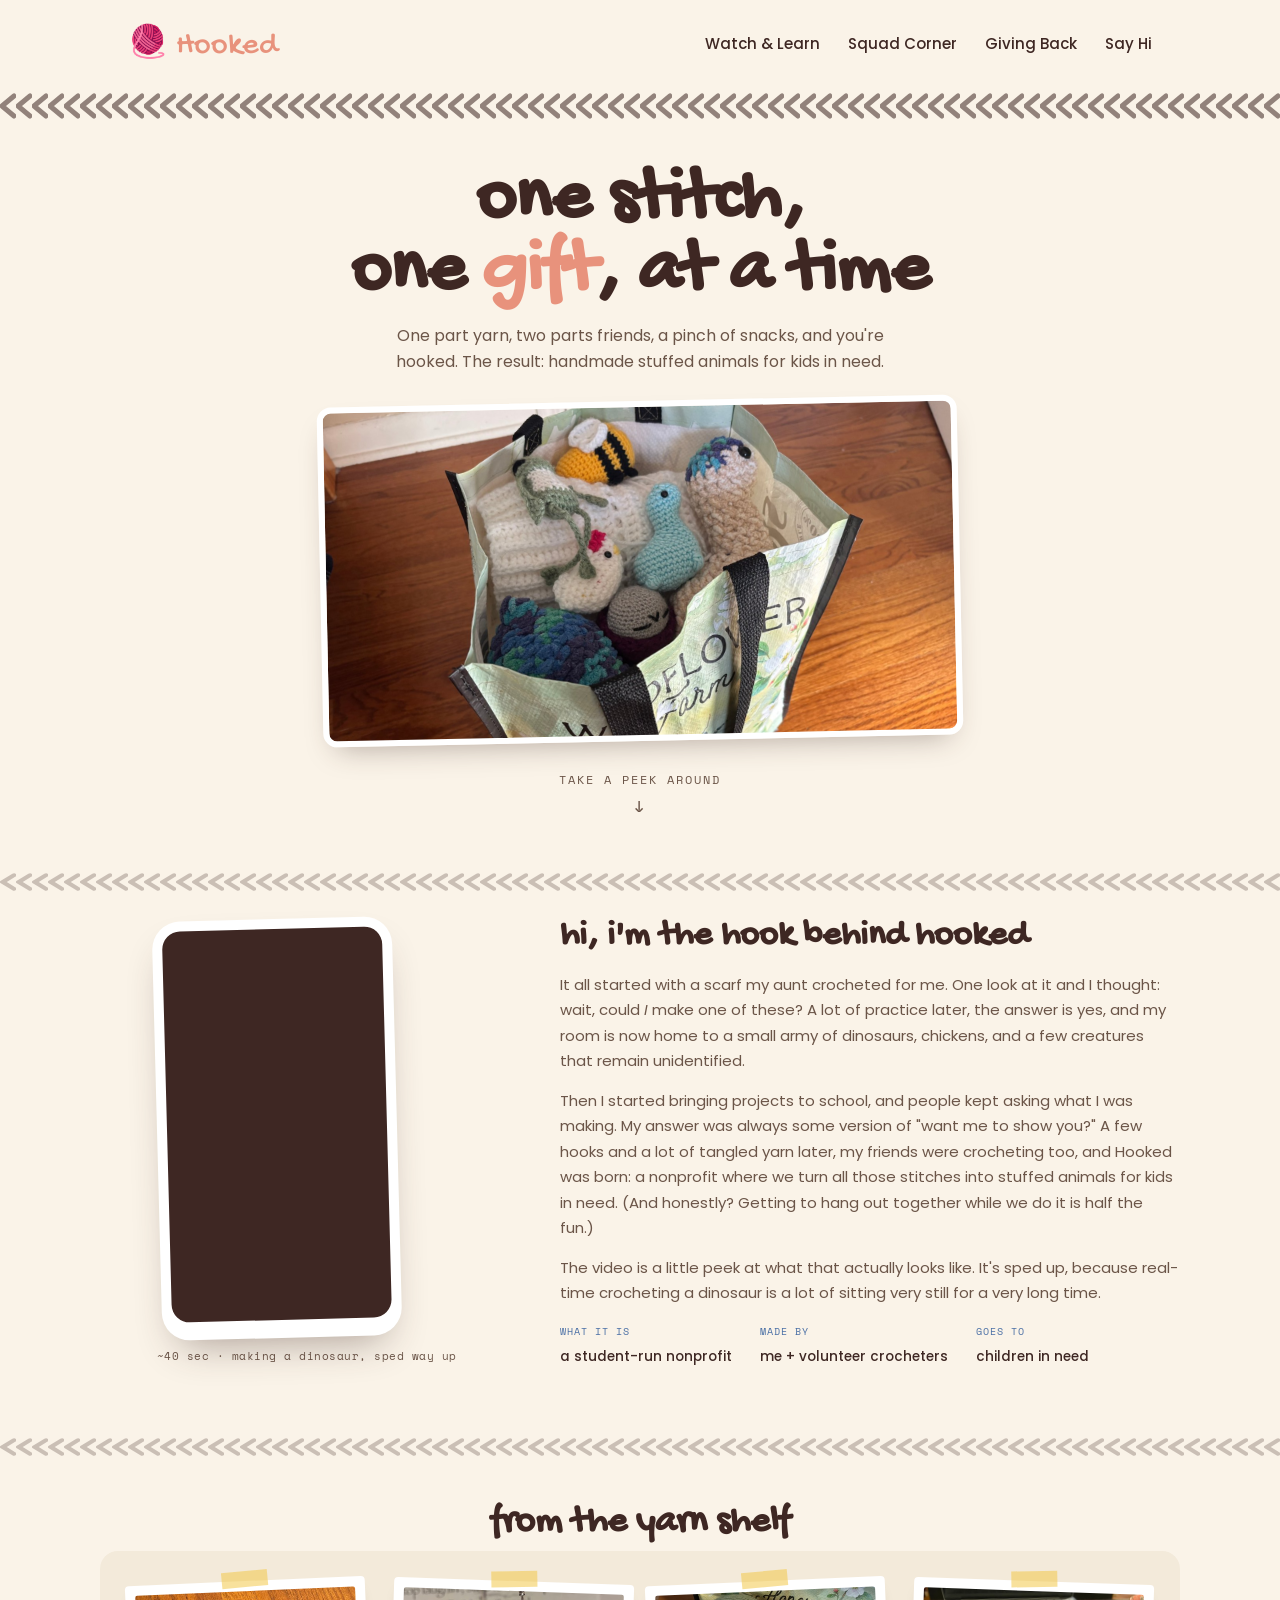
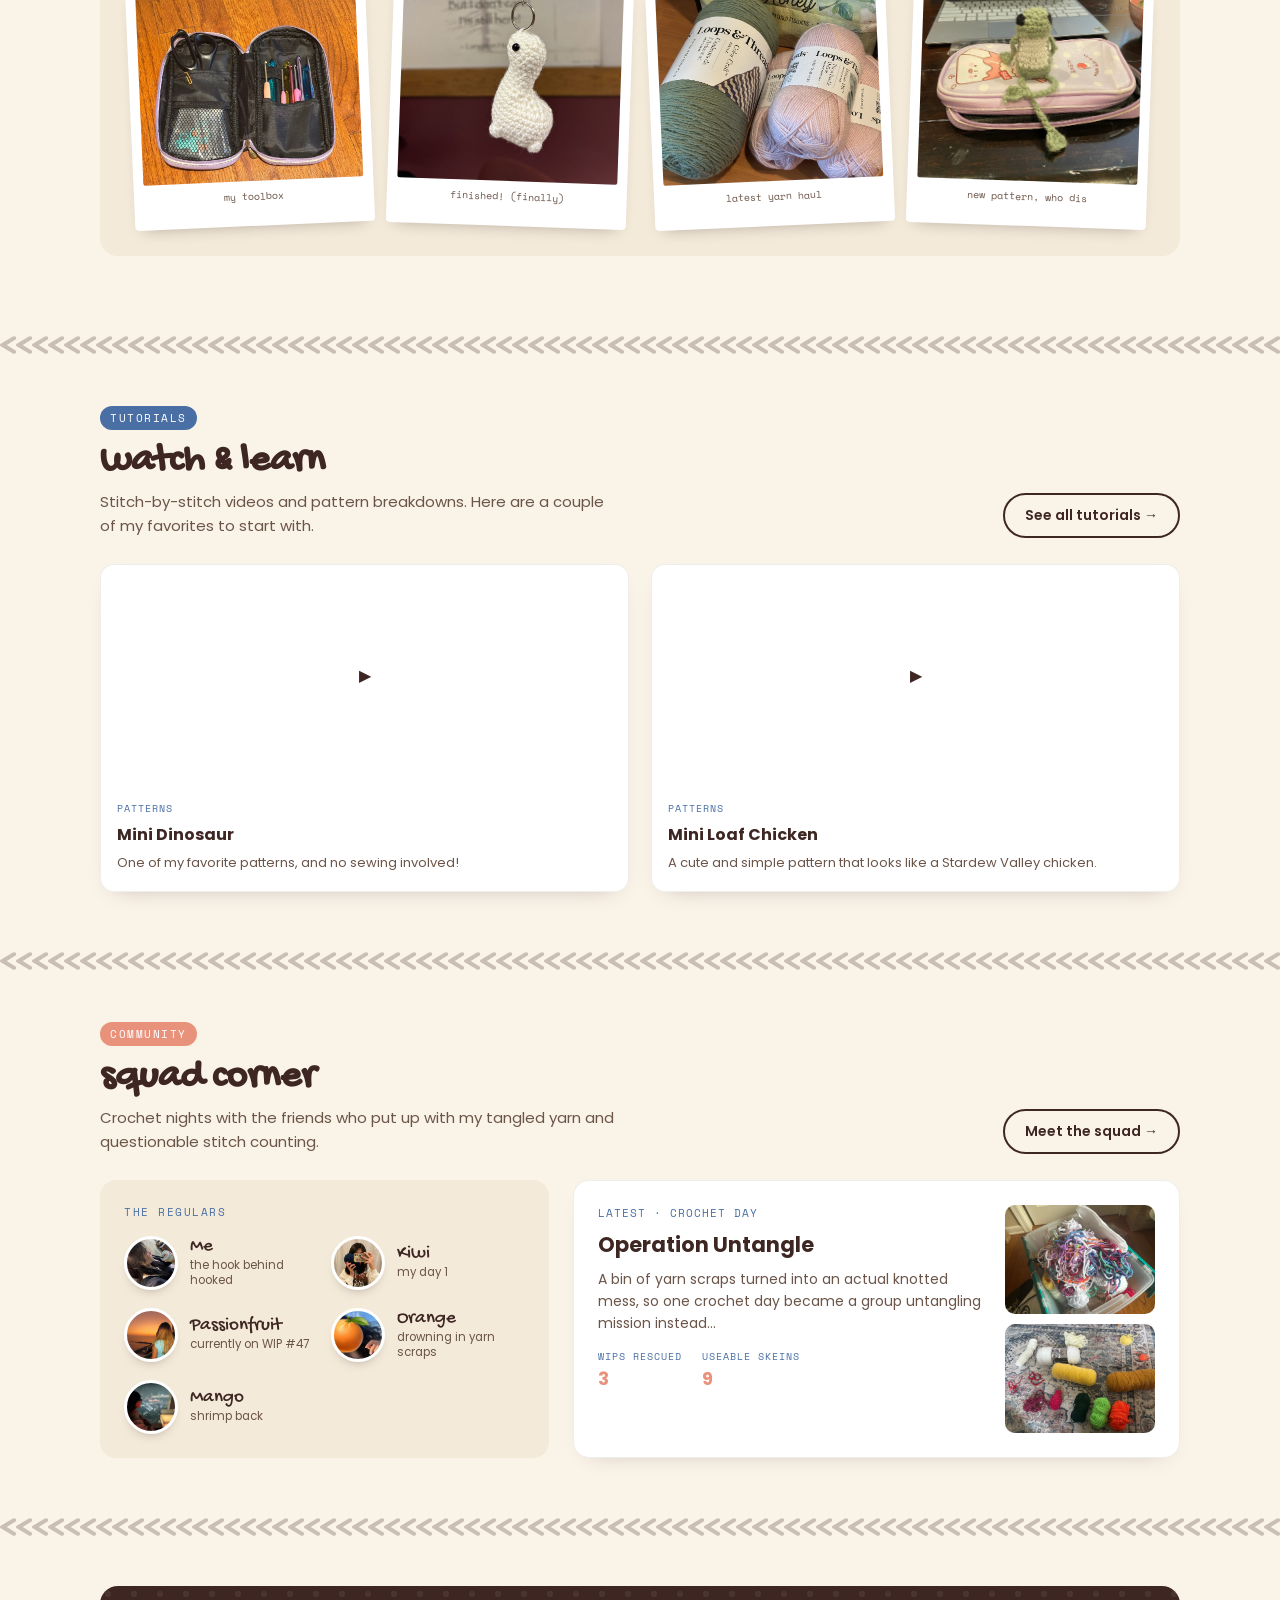
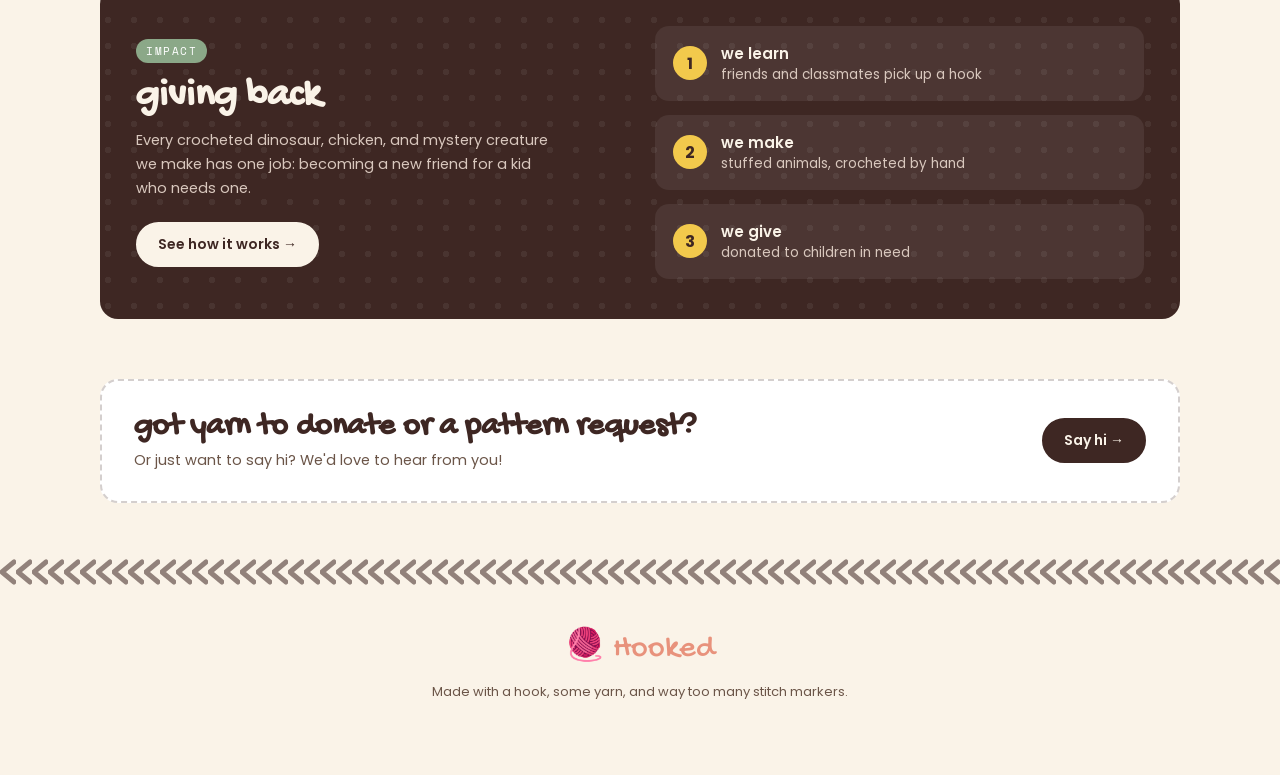
<file: index.html>
<!DOCTYPE html>
<html lang="en">
<head>
<meta charset="UTF-8">
<meta name="viewport" content="width=device-width, initial-scale=1">
<title>Hooked | Home</title>
<link rel="icon" href="data:image/svg+xml,%3Csvg xmlns=%22http://www.w3.org/2000/svg%22 viewBox=%220 0 100 100%22%3E%3Ctext y=%22.9em%22 font-size=%2290%22%3E%F0%9F%A7%B6%3C/text%3E%3C/svg%3E">
<link rel="preconnect" href="https://fonts.googleapis.com">
<link href="https://fonts.googleapis.com/css2?family=Gochi+Hand&family=Space+Mono:wght@400;700&family=Poppins:wght@400;500;600;700&display=swap" rel="stylesheet">
<style>
:root{
  --paper:#FAF3E8;
  --paper-2:#F3EADA;
  --butter:#F2C94C;
  --rose:#E8927C;
  --denim:#4A6FA5;
  --sage:#8BA888;
  --ink:#3E2723;
  --ink-soft:#6B5548;
}
*{box-sizing:border-box;}
body{
  margin:0;
  background:var(--paper);
  color:var(--ink);
  font-family:'Poppins',sans-serif;
  -webkit-font-smoothing:antialiased;
}
.wrap{max-width:1080px;margin:0 auto;padding:0 28px;}
a{color:inherit;}

/* NAV */
nav{
  display:flex;justify-content:space-between;align-items:center;
  padding:22px 28px;max-width:1080px;margin:0 auto;
}
.logo{
  font-family:'Gochi Hand',cursive;
  font-size:32px;color:var(--rose);
  display:flex;align-items:center;gap:8px;
  text-decoration:none;
}
.navlinks{display:flex;gap:28px;font-weight:500;font-size:15px;}
.navlinks a{color:var(--ink);text-decoration:none;position:relative;}
.navlinks a:hover, .navlinks a.active{color:var(--rose);}
.navlinks a:focus-visible, .logo:focus-visible{outline:2px solid var(--denim);outline-offset:4px;border-radius:4px;}

/* CHAIN STITCH DIVIDER — signature element, used across every page */
.chain{
  height:26px;width:100%;
  -webkit-mask-image:url("data:image/svg+xml,%3Csvg xmlns='http://www.w3.org/2000/svg' viewBox='0 0 16 26'%3E%3Cpath d='M14,3 L2,13 L14,23' fill='none' stroke='white' stroke-width='5' stroke-linecap='round' stroke-linejoin='round'/%3E%3C/svg%3E");
  mask-image:url("data:image/svg+xml,%3Csvg xmlns='http://www.w3.org/2000/svg' viewBox='0 0 16 26'%3E%3Cpath d='M14,3 L2,13 L14,23' fill='none' stroke='white' stroke-width='5' stroke-linecap='round' stroke-linejoin='round'/%3E%3C/svg%3E");
  -webkit-mask-repeat:repeat-x; mask-repeat:repeat-x;
  -webkit-mask-size:16px 26px; mask-size:16px 26px;
  -webkit-mask-position:left center; mask-position:left center;
  background-color:var(--ink);
  opacity:0.55;
  margin:6px 0 0 0;
}
.chain.thin{opacity:0.25;transform:scaleY(0.7);}

/* SMALL PAGE HERO (interior pages) */
header.page-hero{text-align:center;padding:46px 28px 42px;}
.eyebrow{
  font-family:'Space Mono',monospace;
  font-size:12px;letter-spacing:2px;text-transform:uppercase;
  color:var(--denim);background:#fff;
  display:inline-block;padding:5px 12px;border-radius:20px;
  border:1px solid var(--denim);margin-bottom:20px;
}
h1.headline{
  font-family:'Gochi Hand',cursive;
  font-size:64px;line-height:0.95;margin:0 0 14px;
  color:var(--ink);
}
h1.headline.big{font-size:76px;}
h1.headline .accent{color:var(--rose);}
.sub{
  max-width:520px;margin:0 auto 10px;
  font-size:16px;color:var(--ink-soft);line-height:1.6;
}

/* BUTTONS */
.btn{
  font-weight:600;font-size:15px;padding:13px 26px;border-radius:40px;
  text-decoration:none;cursor:pointer;border:2px solid var(--ink);
  transition:transform .15s ease, box-shadow .15s ease;
  display:inline-block;background:none;font-family:inherit;
}
.btn:hover{transform:translateY(-2px);box-shadow:0 8px 16px -8px rgba(62,39,35,0.4);}
.btn-primary{background:var(--ink);color:var(--paper);}
.btn-ghost{background:transparent;color:var(--ink);}
.cta-row{display:flex;gap:14px;justify-content:center;margin-top:26px;flex-wrap:wrap;}
html{scroll-behavior:smooth;}
.scroll-cue{
  display:inline-flex;flex-direction:column;align-items:center;gap:4px;margin-top:30px;
  font-family:'Space Mono',monospace;font-size:12px;letter-spacing:2px;text-transform:uppercase;
  color:var(--ink-soft);text-decoration:none;
}
.scroll-cue:hover{color:var(--rose);}
.cue-arrow{font-size:20px;animation:bob 1.8s ease-in-out infinite;}
@keyframes bob{0%,100%{transform:translateY(0);}50%{transform:translateY(5px);}}
@media (prefers-reduced-motion: reduce){ .cue-arrow{animation:none;} html{scroll-behavior:auto;} }

/* HOMEPAGE HERO PHOTO */
.hero-photo{
  width:100%;max-width:640px;height:340px;margin:26px auto 0;
  border-radius:14px;
  background:
    repeating-linear-gradient(135deg, rgba(255,255,255,0.35) 0 14px, transparent 14px 28px),
    linear-gradient(135deg,var(--rose),var(--butter));
  display:flex;align-items:center;justify-content:center;
  color:#fff;font-family:'Space Mono',monospace;font-size:13px;
  letter-spacing:1px;box-shadow:0 14px 30px -14px rgba(62,39,35,0.4);
  transform:rotate(-1.2deg);
  border:6px solid #fff;
}

/* ABOUT + TIMELAPSE (home) */
section.about{padding:20px 28px 60px;}
.about-grid{
  max-width:1080px;margin:0 auto;display:grid;grid-template-columns:0.8fr 1.2fr;
  gap:46px;align-items:center;
}
.about-video-wrap{display:flex;justify-content:center;}
.about-video-frame{
  width:240px;border-radius:28px;background:#fff;padding:10px 10px 18px;
  box-shadow:0 20px 40px -18px rgba(62,39,35,0.45);
  transform:rotate(-1.5deg);
}
.about-video-frame video, .about-video-placeholder{
  width:100%;aspect-ratio:9/16;border-radius:18px;display:block;object-fit:cover;background:var(--ink);
}
.about-video-placeholder{
  display:flex;align-items:center;justify-content:center;flex-direction:column;gap:10px;
  color:var(--paper);font-family:'Space Mono',monospace;font-size:11px;letter-spacing:0.5px;
  text-align:center;padding:20px;background:linear-gradient(160deg,var(--denim),var(--sage));
}
.about-video-placeholder .icon{font-size:30px;}
.about-video-cap{text-align:center;font-family:'Space Mono',monospace;font-size:10.5px;color:var(--ink-soft);margin-top:10px;letter-spacing:0.5px;}
.about-text h2{font-family:'Gochi Hand',cursive;font-size:36px;margin:0 0 14px;}
.about-text p{font-size:15px;color:var(--ink-soft);line-height:1.7;margin:0 0 14px;}
.about-facts{display:flex;gap:28px;flex-wrap:wrap;margin-top:18px;}
.about-facts .f-label{font-family:'Space Mono',monospace;font-size:10px;letter-spacing:1px;text-transform:uppercase;color:var(--denim);display:block;margin-bottom:4px;}
.about-facts .f-value{font-size:13.5px;color:var(--ink);font-weight:500;}

/* TILES (home) */
section.tiles{padding:20px 28px 60px;}
.tile-grid{display:grid;grid-template-columns:repeat(3,1fr);gap:22px;max-width:1080px;margin:0 auto;}
.tile{
  background:#fff;border-radius:16px;padding:26px 22px;
  border:1px solid rgba(62,39,35,0.08);
  box-shadow:0 10px 24px -18px rgba(62,39,35,0.35);
  transition:transform .15s ease, box-shadow .15s ease;
  text-decoration:none;display:block;color:var(--ink);
}
.tile:hover{transform:translateY(-3px);box-shadow:0 16px 28px -18px rgba(62,39,35,0.45);}
.tile .tag{
  font-family:'Space Mono',monospace;font-size:11px;letter-spacing:1.5px;
  text-transform:uppercase;padding:4px 10px;border-radius:20px;
  display:inline-block;margin-bottom:14px;color:#fff;
}
.tag-denim{background:var(--denim);}
.tag-rose{background:var(--rose);}
.tag-sage{background:var(--sage);}
.tag-butter{background:var(--butter);color:var(--ink) !important;}
.tile h3{font-size:20px;margin:0 0 8px;}
.tile p{font-size:14px;color:var(--ink-soft);line-height:1.55;margin:0;}

/* IMPACT / GAUGE CARD */
section.impact{padding:10px 28px 66px;}
.impact-card{
  max-width:1080px;margin:0 auto;
  background:var(--ink);color:var(--paper);
  border-radius:18px;padding:44px 36px;
  display:flex;justify-content:space-between;align-items:center;flex-wrap:wrap;gap:24px;
  position:relative;overflow:hidden;
}
.impact-card::before{
  content:"";position:absolute;inset:0;
  background-image: radial-gradient(circle at 8px 8px, rgba(255,255,255,0.06) 3px, transparent 3.5px);
  background-size:26px 26px;
}
.impact-label{
  font-family:'Space Mono',monospace;font-size:12px;letter-spacing:2px;
  text-transform:uppercase;color:var(--butter);margin-bottom:10px;
}
.impact-headline{font-family:'Gochi Hand',cursive;font-size:40px;line-height:1;position:relative;z-index:1;}
.impact-stats{display:flex;gap:40px;position:relative;z-index:1;flex-wrap:wrap;}
.stat{text-align:center;}
.stat .n{font-size:38px;font-weight:700;color:var(--rose);}
.stat .l{font-family:'Space Mono',monospace;font-size:11px;letter-spacing:1px;color:#cbb7ac;text-transform:uppercase;}

/* SECTION TITLES */
.section-title{font-family:'Gochi Hand',cursive;font-size:38px;text-align:center;margin-bottom:6px;}
.section-sub{text-align:center;color:var(--ink-soft);font-size:14px;margin-bottom:34px;}

/* CORKBOARD GALLERY */
section.gallery{padding:10px 28px 70px;}
.board{
  max-width:1080px;margin:0 auto;background:var(--paper-2);
  border-radius:18px;padding:30px;display:grid;grid-template-columns:repeat(4,1fr);gap:20px;
}
.polaroid{
  background:#fff;padding:10px 10px 22px;border-radius:4px;
  box-shadow:0 8px 16px -10px rgba(62,39,35,0.4);position:relative;transition:transform .2s ease;
}
.polaroid:nth-child(odd){transform:rotate(-2.5deg);}
.polaroid:nth-child(even){transform:rotate(2deg);}
.polaroid:hover{transform:rotate(0deg) scale(1.03);}
.polaroid .ph{height:190px;border-radius:2px;background:linear-gradient(135deg,var(--sage),var(--denim));}
.polaroid .cap{font-family:'Space Mono',monospace;font-size:10px;text-align:center;color:var(--ink-soft);margin-top:8px;}
.tape{position:absolute;top:-10px;left:50%;transform:translateX(-50%) rotate(-3deg);width:46px;height:16px;background:rgba(242,201,76,0.55);}

/* ===== HOME: SECTION PEEKS ===== */
section.peek{padding:46px 28px 50px;}
.peek-inner{max-width:1080px;margin:0 auto;}
.peek-head{display:flex;justify-content:space-between;align-items:flex-end;gap:18px 30px;flex-wrap:wrap;margin-bottom:26px;}
.peek-head h2{font-family:'Gochi Hand',cursive;font-size:40px;line-height:1;margin:0 0 8px;}
.peek-head p{margin:0;color:var(--ink-soft);font-size:15px;line-height:1.6;max-width:520px;}
.peek .tag{
  font-family:'Space Mono',monospace;font-size:11px;letter-spacing:1.5px;text-transform:uppercase;
  padding:4px 10px;border-radius:20px;display:inline-block;margin-bottom:12px;color:#fff;
}
.see-more{font-size:14px;padding:10px 20px;white-space:nowrap;}
.see-more .arr{display:inline-block;transition:transform .15s ease;}
.see-more:hover .arr{transform:translateX(3px);}

/* tutorials peek */
.peek-videos{display:grid;grid-template-columns:repeat(2,1fr);gap:22px;}
.peek-videos .video-thumb{height:220px;}
a.video-card{display:block;text-decoration:none;color:var(--ink);}
.video-card .video-thumb.has-thumb{background-size:cover;background-position:center;}

/* squad peek */
.peek-squad{display:grid;grid-template-columns:0.85fr 1.15fr;gap:24px;align-items:stretch;}
.peek-squad > *, .latest-post > *, .peek-videos > *{min-width:0;}
.squad-roster{background:var(--paper-2);border-radius:16px;padding:24px;}
.squad-roster .mini-label{font-family:'Space Mono',monospace;font-size:10.5px;letter-spacing:1.5px;text-transform:uppercase;color:var(--denim);display:block;margin-bottom:16px;}
.roster{display:grid;grid-template-columns:repeat(2,1fr);gap:18px 14px;}
.mate{display:flex;align-items:center;gap:12px;}
.avatar{
  width:54px;height:54px;border-radius:50%;flex-shrink:0;border:3px solid #fff;
  box-shadow:0 6px 12px -8px rgba(62,39,35,0.5);
  background-size:cover;background-position:center;
  display:flex;align-items:center;justify-content:center;font-size:22px;
}
.av-me{background:linear-gradient(135deg,var(--denim),#6f8fc2);}
.av-orange{background:linear-gradient(135deg,var(--butter),var(--rose));}
.av-perf{background:linear-gradient(135deg,var(--sage),var(--butter));}
.mate .nm{font-family:'Gochi Hand',cursive;font-size:19px;line-height:1.1;display:block;}
.mate .rl{font-size:11.5px;color:var(--ink-soft);line-height:1.35;display:block;}
.latest-post{
  background:#fff;border-radius:16px;padding:24px;border:1px solid rgba(62,39,35,0.08);
  box-shadow:0 10px 22px -18px rgba(62,39,35,0.35);display:grid;grid-template-columns:1fr 150px;gap:20px;
}
.latest-post .meta{font-family:'Space Mono',monospace;font-size:11px;color:var(--denim);text-transform:uppercase;letter-spacing:1px;margin-bottom:8px;}
.latest-post h3{margin:0 0 8px;font-size:21px;}
.latest-post p{margin:0 0 14px;color:var(--ink-soft);line-height:1.6;font-size:14px;}
.mini-stats{display:flex;gap:20px;flex-wrap:wrap;}
.mini-stats .f-label{font-family:'Space Mono',monospace;font-size:9.5px;letter-spacing:1px;text-transform:uppercase;color:var(--denim);display:block;margin-bottom:2px;}
.mini-stats .f-value{font-size:18px;font-weight:700;color:var(--rose);}
.post-photos{display:flex;flex-direction:column;gap:10px;}
.post-photos .ph{flex:1;min-height:80px;border-radius:10px;background-size:cover;background-position:center;}

/* giving back peek */
.give-card{
  background:var(--ink);color:var(--paper);border-radius:18px;padding:40px 36px;
  display:grid;grid-template-columns:1fr 1fr;gap:30px;align-items:center;position:relative;overflow:hidden;
}
.give-card::before{
  content:"";position:absolute;inset:0;pointer-events:none;
  background-image:radial-gradient(circle at 8px 8px, rgba(255,255,255,0.06) 3px, transparent 3.5px);
  background-size:26px 26px;
}
.give-card > *{position:relative;z-index:1;}
.give-card .tag{margin-bottom:14px;}
.give-card h2{font-family:'Gochi Hand',cursive;font-size:40px;line-height:1;margin:0 0 12px;}
.give-card p{color:#d9c8be;font-size:14.5px;line-height:1.65;margin:0 0 22px;max-width:420px;}
.btn-light{background:var(--paper);color:var(--ink);border-color:var(--paper);}
.stops{display:flex;flex-direction:column;gap:14px;}
.stop{background:rgba(255,255,255,0.07);border-radius:14px;padding:16px 18px;display:flex;align-items:center;gap:14px;}
.stop .what{font-weight:600;font-size:15px;color:var(--paper);display:block;}
.stop .num{width:34px;height:34px;border-radius:50%;background:var(--butter);color:var(--ink);font-weight:700;display:flex;align-items:center;justify-content:center;flex-shrink:0;}
.stop .where{display:block;}
.stop .arrow{color:var(--butter);font-family:'Space Mono',monospace;font-size:16px;flex-shrink:0;}
.stop .where{font-size:13.5px;color:#d9c8be;}
.stop .kind{font-family:'Space Mono',monospace;font-size:9.5px;letter-spacing:1px;text-transform:uppercase;color:var(--rose);display:block;margin-bottom:3px;}

/* say hi peek */
.hi-band{
  background:#fff;border:2px dashed rgba(62,39,35,0.22);border-radius:18px;padding:30px 32px;
  display:flex;justify-content:space-between;align-items:center;gap:20px;flex-wrap:wrap;
}
.hi-band h2{font-family:'Gochi Hand',cursive;font-size:32px;line-height:1.05;margin:0 0 6px;}
.hi-band p{margin:0;color:var(--ink-soft);font-size:14.5px;}

/* SITEMAP PREVIEW STRIP (home) */
section.sitemap{padding:10px 28px 60px;}
.sitemap-head{text-align:center;margin-bottom:28px;}
.sm-grid{display:grid;grid-template-columns:repeat(4,1fr);gap:18px;}
.sm-card{
  text-decoration:none;color:var(--ink);background:#fff;border-radius:14px;overflow:hidden;
  border:1px solid rgba(62,39,35,0.08);box-shadow:0 8px 18px -14px rgba(62,39,35,0.35);
  display:block;transition:transform .15s ease, box-shadow .15s ease;
}
.sm-card:hover{transform:translateY(-4px);box-shadow:0 14px 24px -14px rgba(62,39,35,0.4);}
.sm-thumb{height:90px;display:flex;align-items:flex-end;padding:10px;}
.sm-thumb-a{background:linear-gradient(135deg,var(--denim),#6f8fc2);}
.sm-thumb-b{background:linear-gradient(135deg,var(--rose),#f0b39f);}
.sm-thumb-c{background:linear-gradient(135deg,var(--sage),#a9c4a6);}
.sm-thumb-d{background:linear-gradient(135deg,var(--butter),#f5da8a);}
.sm-chip{font-family:'Space Mono',monospace;font-size:10px;letter-spacing:1px;text-transform:uppercase;background:rgba(255,255,255,0.85);padding:3px 8px;border-radius:20px;color:var(--ink);}
.sm-card h4{font-size:15px;margin:14px 14px 4px;}
.sm-card p{font-size:12px;color:var(--ink-soft);margin:0 14px 16px;line-height:1.5;}

/* ===== TUTORIALS PAGE ===== */
.filter-pills{display:flex;gap:10px;justify-content:center;flex-wrap:wrap;margin-bottom:36px;}
.pill{
  font-family:'Space Mono',monospace;font-size:12px;letter-spacing:1px;text-transform:uppercase;
  padding:8px 16px;border-radius:20px;border:1.5px solid var(--ink);background:#fff;cursor:pointer;
}
.pill.active{background:var(--ink);color:var(--paper);}
.video-grid{max-width:1080px;margin:0 auto;display:grid;grid-template-columns:repeat(3,1fr);gap:22px;padding:0 28px 70px;}
.video-card{background:#fff;border-radius:14px;overflow:hidden;border:1px solid rgba(62,39,35,0.08);box-shadow:0 10px 22px -16px rgba(62,39,35,0.35);transition:transform .15s ease;}
.video-card:hover{transform:translateY(-3px);}
.video-thumb{
  height:150px;position:relative;display:flex;align-items:center;justify-content:center;
  background:linear-gradient(135deg,var(--denim),var(--sage));color:#fff;font-family:'Space Mono',monospace;font-size:11px;
}
.video-thumb:nth-child(1){}
.video-card:nth-child(3n+2) .video-thumb{background:linear-gradient(135deg,var(--rose),var(--butter));}
.video-card:nth-child(3n) .video-thumb{background:linear-gradient(135deg,var(--sage),var(--denim));}
.play-btn{
  width:44px;height:44px;border-radius:50%;background:rgba(255,255,255,0.9);
  display:flex;align-items:center;justify-content:center;color:var(--ink);font-size:16px;
}
.video-info{padding:16px 16px 18px;}
.video-info .lvl{font-family:'Space Mono',monospace;font-size:10px;letter-spacing:1px;text-transform:uppercase;color:var(--denim);margin-bottom:6px;display:block;}
.video-info h4{margin:0 0 6px;font-size:16px;}
.video-info p{margin:0;font-size:13px;color:var(--ink-soft);line-height:1.5;}

/* ===== SQUAD CORNER (blog list) ===== */
.blog-list{max-width:720px;margin:0 auto;padding:0 28px 70px;display:flex;flex-direction:column;gap:34px;}
.blog-post{background:#fff;border-radius:16px;padding:26px;border:1px solid rgba(62,39,35,0.08);box-shadow:0 10px 22px -18px rgba(62,39,35,0.35);}
.blog-post .meta{font-family:'Space Mono',monospace;font-size:11px;color:var(--denim);text-transform:uppercase;letter-spacing:1px;margin-bottom:10px;}
.blog-post h3{margin:0 0 10px;font-size:22px;}
.blog-post p{margin:0 0 16px;color:var(--ink-soft);line-height:1.65;font-size:14.5px;}
.blog-photos{display:flex;gap:12px;flex-wrap:wrap;}
.blog-photos .ph{width:110px;height:80px;border-radius:8px;background:linear-gradient(135deg,var(--sage),var(--rose));}

/* ===== GIVING BACK ===== */
.story-grid{max-width:1080px;margin:0 auto;display:grid;grid-template-columns:repeat(2,1fr);gap:24px;padding:0 28px 70px;}
.story-card{background:#fff;border-radius:16px;overflow:hidden;border:1px solid rgba(62,39,35,0.08);box-shadow:0 10px 22px -18px rgba(62,39,35,0.35);}
.story-photo{height:170px;background:linear-gradient(135deg,var(--butter),var(--rose));}
.story-card:nth-child(2) .story-photo{background:linear-gradient(135deg,var(--denim),var(--sage));}
.story-body{padding:20px 22px;}
.story-body .tag{font-family:'Space Mono',monospace;font-size:10px;letter-spacing:1px;text-transform:uppercase;color:var(--denim);display:block;margin-bottom:8px;}
.story-body h3{margin:0 0 8px;font-size:19px;}
.story-body p{margin:0;font-size:14px;color:var(--ink-soft);line-height:1.6;}
.note-card{max-width:720px;margin:0 auto 50px;background:var(--paper-2);border-radius:14px;padding:20px 24px;font-size:13.5px;color:var(--ink-soft);line-height:1.6;border-left:4px solid var(--sage);}

/* ===== CONTACT ===== */
.contact-grid{max-width:900px;margin:0 auto;display:grid;grid-template-columns:1fr 1fr;gap:30px;padding:0 28px 70px;align-items:start;}
.form-card{background:#fff;border-radius:16px;padding:28px;border:1px solid rgba(62,39,35,0.08);box-shadow:0 10px 22px -18px rgba(62,39,35,0.35);}
.form-card label{display:block;font-family:'Space Mono',monospace;font-size:11px;text-transform:uppercase;letter-spacing:1px;color:var(--ink-soft);margin:16px 0 6px;}
.form-card label:first-child{margin-top:0;}
.form-card input, .form-card textarea, .form-card select{
  width:100%;padding:11px 13px;border-radius:8px;border:1.5px solid rgba(62,39,35,0.15);
  font-family:'Poppins',sans-serif;font-size:14px;background:var(--paper);color:var(--ink);
}
.form-card textarea{min-height:90px;resize:vertical;}
.follow-card{background:var(--ink);color:var(--paper);border-radius:16px;padding:28px;}
.follow-card h3{font-family:'Gochi Hand',cursive;font-size:26px;margin:0 0 14px;color:var(--butter);}
.follow-links{display:flex;flex-direction:column;gap:10px;}
.follow-links a{
  text-decoration:none;color:var(--paper);background:rgba(255,255,255,0.08);
  padding:12px 16px;border-radius:10px;font-size:14px;display:flex;justify-content:space-between;
}
.follow-links a:hover{background:rgba(255,255,255,0.15);}

/* FOOTER */
footer{padding:40px 28px 60px;text-align:center;}
footer .logo{justify-content:center;margin-bottom:14px;}
footer p{color:var(--ink-soft);font-size:13px;}

@media (max-width:760px){
  h1.headline{font-size:44px;}
  h1.headline.big{font-size:52px;}
  .tile-grid{grid-template-columns:1fr;}
  .about-grid{grid-template-columns:1fr;text-align:center;}
  .about-video-wrap{order:-1;}
  .about-facts{justify-content:center;}
  .board{grid-template-columns:repeat(2,1fr);}
  .sm-grid{grid-template-columns:repeat(2,1fr);}
  .video-grid{grid-template-columns:1fr;}
  .story-grid{grid-template-columns:1fr;}
  .contact-grid{grid-template-columns:1fr;}
  .impact-card{flex-direction:column;align-items:flex-start;}
  .navlinks{display:none;}
  .peek-videos{grid-template-columns:1fr;}
  .peek-videos .video-thumb{height:180px;}
  .peek-squad{grid-template-columns:1fr;}
  .latest-post{grid-template-columns:1fr;}
  .post-photos{flex-direction:row;}
  .post-photos .ph{height:110px;}
  .give-card{grid-template-columns:1fr;padding:32px 24px;}
  .peek-head h2, .give-card h2{font-size:34px;}
}
@media (prefers-reduced-motion: reduce){ *{transition:none !important;} }

</style>
</head>
<body>

<nav>
  <a class="logo" href="index.html">🧶 Hooked</a>
  <div class="navlinks">
    <a href="tutorials.html">Watch &amp; Learn</a>
    <a href="squad.html">Squad Corner</a>
    <a href="giving-back.html">Giving Back</a>
    <a href="contact.html">Say Hi</a>
  </div>
</nav>
<div class="chain"></div>

<header class="page-hero">
  <h1 class="headline big">one stitch,<br>one <span class="accent">gift</span>, at a time</h1>
  <p class="sub">One part yarn, two parts friends, a pinch of snacks, and you're hooked. The result: handmade stuffed animals for kids in need.</p>
  <div class="hero-photo" role="img" aria-label="A tote bag full of crocheted stuffed animals and blankets, ready to donate" style="background:url('images/donations-bag.jpg') center 28% / cover no-repeat;"></div>
  <a class="scroll-cue" href="#about">take a peek around<span class="cue-arrow">↓</span></a>
</header>

<div class="chain thin"></div>

<section class="about" id="about">
  <div class="about-grid">
    <div class="about-video-wrap">
      <div>
        <div class="about-video-frame">
          <video src="images/dino-timelapse.mp4" autoplay muted loop playsinline></video>
        </div>
        <div class="about-video-cap">~40 sec · making a dinosaur, sped way up</div>
      </div>
    </div>
    <div class="about-text">
      <h2>hi, i'm the hook behind hooked</h2>
      <p>It all started with a scarf my aunt crocheted for me. One look at it and I thought: wait, could <em>I</em> make one of these? A lot of practice later, the answer is yes, and my room is now home to a small army of dinosaurs, chickens, and a few creatures that remain unidentified.</p>
      <p>Then I started bringing projects to school, and people kept asking what I was making. My answer was always some version of "want me to show you?" A few hooks and a lot of tangled yarn later, my friends were crocheting too, and Hooked was born: a nonprofit where we turn all those stitches into stuffed animals for kids in need. (And honestly? Getting to hang out together while we do it is half the fun.)</p>
      <p>The video is a little peek at what that actually looks like. It's sped up, because real-time crocheting a dinosaur is a lot of sitting very still for a very long time.</p>
      <div class="about-facts">
        <div><span class="f-label">What it is</span><span class="f-value">a student-run nonprofit</span></div>
        <div><span class="f-label">Made by</span><span class="f-value">me + volunteer crocheters</span></div>
        <div><span class="f-label">Goes to</span><span class="f-value">children in need</span></div>
      </div>
    </div>
  </div>
</section>

<div class="chain thin"></div>

<section class="gallery">
  <h2 class="section-title">from the yarn shelf</h2>
  <div class="board">
    <div class="polaroid"><div class="tape"></div><div class="ph" style="background-image:url('images/toolbox.jpg');background-size:cover;background-position:center;"></div><div class="cap">my toolbox</div></div>
    <div class="polaroid"><div class="tape"></div><div class="ph" style="background-image:url('images/keychain-finished.jpg');background-size:cover;background-position:center;"></div><div class="cap">finished! (finally)</div></div>
    <div class="polaroid"><div class="tape"></div><div class="ph" style="background-image:url('images/yarn-haul.jpg');background-size:cover;background-position:center;"></div><div class="cap">latest yarn haul</div></div>
    <div class="polaroid"><div class="tape"></div><div class="ph" style="background-image:url('images/frog-fred.jpg');background-size:cover;background-position:center;"></div><div class="cap">new pattern, who dis</div></div>
  </div>
</section>

<div class="chain thin"></div>

<!-- PEEK: WATCH & LEARN -->
<section class="peek">
  <div class="peek-inner">
    <div class="peek-head">
      <div>
        <span class="tag tag-denim">tutorials</span>
        <h2>watch &amp; learn</h2>
        <p>Stitch-by-stitch videos and pattern breakdowns. Here are a couple of my favorites to start with.</p>
      </div>
      <a class="btn btn-ghost see-more" href="tutorials.html">See all tutorials <span class="arr">→</span></a>
    </div>
    <div class="peek-videos">
      <a class="video-card" href="tutorials.html">
        <div class="video-thumb has-thumb" style="background-image:url('https://img.youtube.com/vi/gs5b8TjxKNU/hqdefault.jpg');background-size:cover;background-position:center;"><div class="play-btn">▶</div></div>
        <div class="video-info">
          <span class="lvl">Patterns</span>
          <h4>Mini Dinosaur</h4>
          <p>One of my favorite patterns, and no sewing involved!</p>
        </div>
      </a>
      <a class="video-card" href="tutorials.html">
        <div class="video-thumb has-thumb" style="background-image:url('https://img.youtube.com/vi/1zE0Edn9LVo/hqdefault.jpg');background-size:cover;background-position:center;"><div class="play-btn">▶</div></div>
        <div class="video-info">
          <span class="lvl">Patterns</span>
          <h4>Mini Loaf Chicken</h4>
          <p>A cute and simple pattern that looks like a Stardew Valley chicken.</p>
        </div>
      </a>
    </div>
  </div>
</section>

<div class="chain thin"></div>

<!-- PEEK: SQUAD CORNER -->
<section class="peek">
  <div class="peek-inner">
    <div class="peek-head">
      <div>
        <span class="tag tag-rose">community</span>
        <h2>squad corner</h2>
        <p>Crochet nights with the friends who put up with my tangled yarn and questionable stitch counting.</p>
      </div>
      <a class="btn btn-ghost see-more" href="squad.html">Meet the squad <span class="arr">→</span></a>
    </div>
    <div class="peek-squad">
      <div class="squad-roster">
        <span class="mini-label">the regulars</span>
        <div class="roster">
          <div class="mate"><div class="avatar" style="background-image:url('images/me.jpg');background-size:135%;background-position:20% 25%;"></div><div><span class="nm">Me</span><span class="rl">the hook behind hooked</span></div></div>
          <div class="mate"><div class="avatar" style="background-image:url('images/kiwi.jpg');background-position:center top;"></div><div><span class="nm">Kiwi</span><span class="rl">my day 1</span></div></div>
          <div class="mate"><div class="avatar" style="background-image:url('images/passionfruit.jpg');"></div><div><span class="nm">Passionfruit</span><span class="rl">currently on WIP #47</span></div></div>
          <div class="mate"><div class="avatar" style="background-image:url('images/orange.jpg');background-size:cover;background-position:center 25%;"></div><div><span class="nm">Orange</span><span class="rl">drowning in yarn scraps</span></div></div>
          <div class="mate"><div class="avatar" style="background-image:url('images/mango.jpg');background-size:cover;background-position:0% 80%;"></div><div><span class="nm">Mango</span><span class="rl">shrimp back</span></div></div>
        </div>
      </div>
      <a class="latest-post" href="squad.html" style="text-decoration:none;color:inherit;">
        <div>
          <div class="meta">Latest · Crochet Day</div>
          <h3>Operation Untangle</h3>
          <p>A bin of yarn scraps turned into an actual knotted mess, so one crochet day became a group untangling mission instead...</p>
          <div class="mini-stats">
            <div><span class="f-label">WIPs rescued</span><span class="f-value">3</span></div>
            <div><span class="f-label">Useable skeins</span><span class="f-value">9</span></div>
          </div>
        </div>
        <div class="post-photos">
          <div class="ph" style="background-image:url('images/tangled-yarn.jpg');"></div>
          <div class="ph" style="background-image:url('images/untangled-yarn.jpg');"></div>
        </div>
      </a>
    </div>
  </div>
</section>

<div class="chain thin"></div>

<!-- PEEK: GIVING BACK -->
<section class="peek">
  <div class="peek-inner">
    <div class="give-card">
      <div>
        <span class="tag tag-sage">impact</span>
        <h2>giving back</h2>
        <p>Every crocheted dinosaur, chicken, and mystery creature we make has one job: becoming a new friend for a kid who needs one.</p>
        <a class="btn btn-light see-more" href="giving-back.html">See how it works <span class="arr">→</span></a>
      </div>
      <div class="stops">
        <div class="stop"><span class="num">1</span><div><span class="what">we learn</span><span class="where">friends and classmates pick up a hook</span></div></div>
        <div class="stop"><span class="num">2</span><div><span class="what">we make</span><span class="where">stuffed animals, crocheted by hand</span></div></div>
        <div class="stop"><span class="num">3</span><div><span class="what">we give</span><span class="where">donated to children in need</span></div></div>
      </div>
    </div>
  </div>
</section>

<!-- PEEK: SAY HI -->
<section class="peek" style="padding-top:10px;">
  <div class="peek-inner">
    <div class="hi-band">
      <div>
        <h2>got yarn to donate or a pattern request?</h2>
        <p>Or just want to say hi? We'd love to hear from you!</p>
      </div>
      <a class="btn btn-primary see-more" href="contact.html">Say hi <span class="arr">→</span></a>
    </div>
  </div>
</section>

<div class="chain"></div>

<footer>
  <div class="logo">🧶 Hooked</div>
  <p>Made with a hook, some yarn, and way too many stitch markers.</p>
</footer>

</body>
</html>
</file>
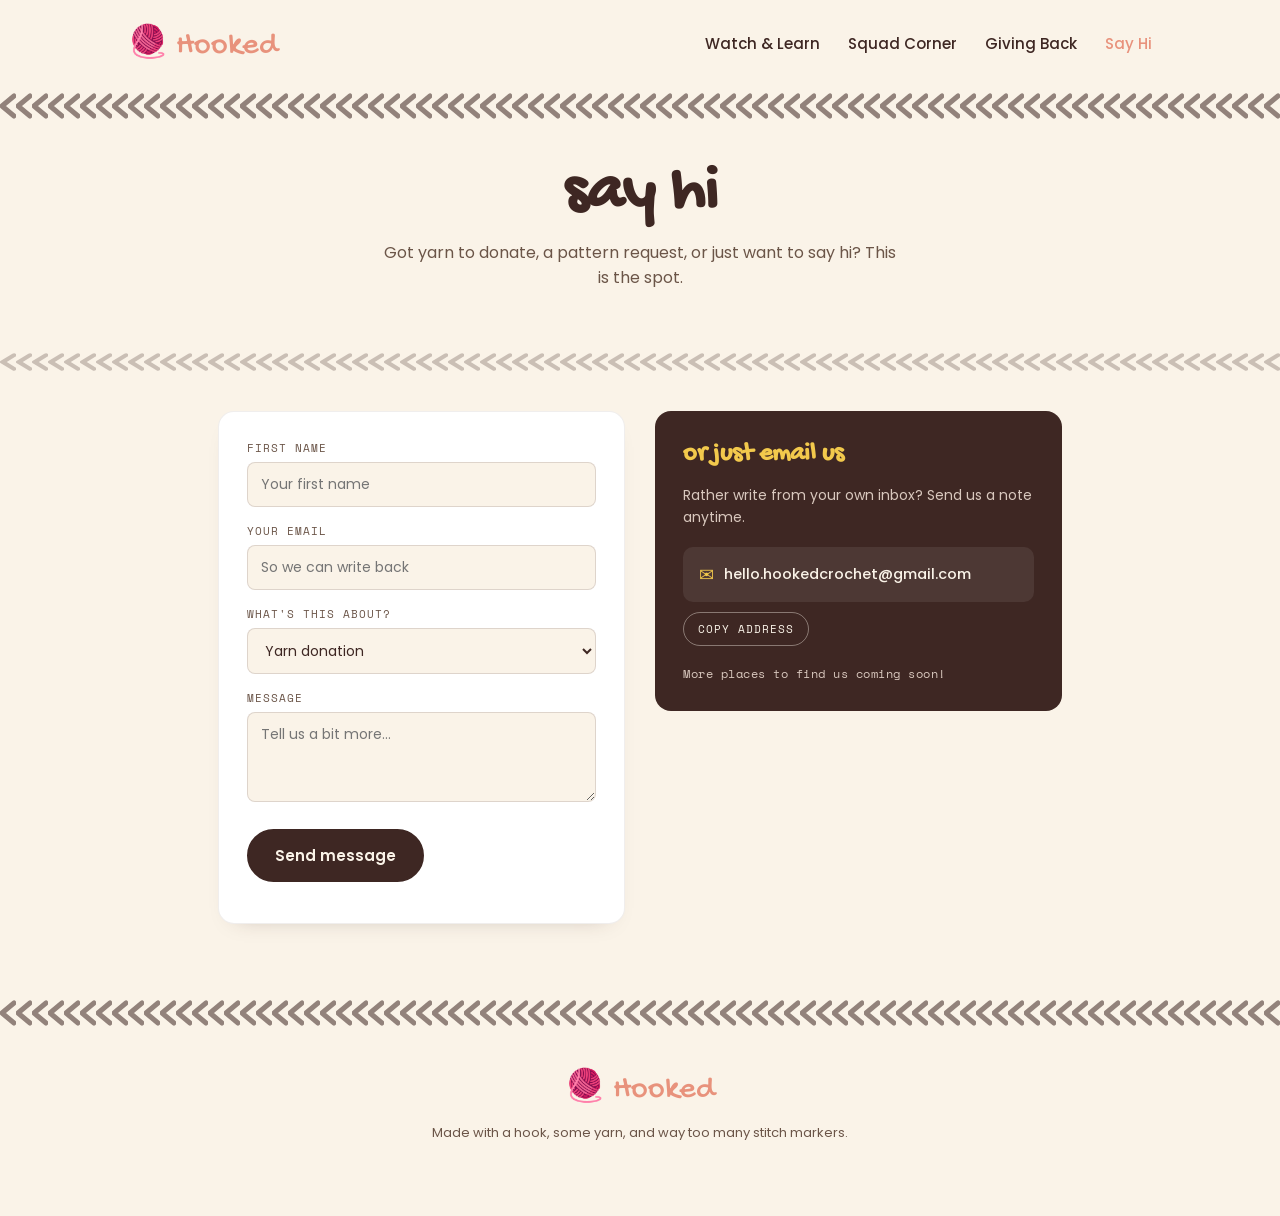
<file: contact.html>
<!DOCTYPE html>
<html lang="en">
<head>
<meta charset="UTF-8">
<meta name="viewport" content="width=device-width, initial-scale=1">
<title>Hooked | Say Hi</title>
<link rel="icon" href="data:image/svg+xml,%3Csvg xmlns=%22http://www.w3.org/2000/svg%22 viewBox=%220 0 100 100%22%3E%3Ctext y=%22.9em%22 font-size=%2290%22%3E%F0%9F%A7%B6%3C/text%3E%3C/svg%3E">
<link rel="preconnect" href="https://fonts.googleapis.com">
<link href="https://fonts.googleapis.com/css2?family=Gochi+Hand&family=Space+Mono:wght@400;700&family=Poppins:wght@400;500;600;700&display=swap" rel="stylesheet">
<style>
:root{
  --paper:#FAF3E8;
  --paper-2:#F3EADA;
  --butter:#F2C94C;
  --rose:#E8927C;
  --denim:#4A6FA5;
  --sage:#8BA888;
  --ink:#3E2723;
  --ink-soft:#6B5548;
}
*{box-sizing:border-box;}
body{
  margin:0;
  background:var(--paper);
  color:var(--ink);
  font-family:'Poppins',sans-serif;
  -webkit-font-smoothing:antialiased;
}
.wrap{max-width:1080px;margin:0 auto;padding:0 28px;}
a{color:inherit;}

/* NAV */
nav{
  display:flex;justify-content:space-between;align-items:center;
  padding:22px 28px;max-width:1080px;margin:0 auto;
}
.logo{
  font-family:'Gochi Hand',cursive;
  font-size:32px;color:var(--rose);
  display:flex;align-items:center;gap:8px;
  text-decoration:none;
}
.navlinks{display:flex;gap:28px;font-weight:500;font-size:15px;}
.navlinks a{color:var(--ink);text-decoration:none;position:relative;}
.navlinks a:hover, .navlinks a.active{color:var(--rose);}
.navlinks a:focus-visible, .logo:focus-visible{outline:2px solid var(--denim);outline-offset:4px;border-radius:4px;}

/* CHAIN STITCH DIVIDER — signature element, used across every page */
.chain{
  height:26px;width:100%;
  -webkit-mask-image:url("data:image/svg+xml,%3Csvg xmlns='http://www.w3.org/2000/svg' viewBox='0 0 16 26'%3E%3Cpath d='M14,3 L2,13 L14,23' fill='none' stroke='white' stroke-width='5' stroke-linecap='round' stroke-linejoin='round'/%3E%3C/svg%3E");
  mask-image:url("data:image/svg+xml,%3Csvg xmlns='http://www.w3.org/2000/svg' viewBox='0 0 16 26'%3E%3Cpath d='M14,3 L2,13 L14,23' fill='none' stroke='white' stroke-width='5' stroke-linecap='round' stroke-linejoin='round'/%3E%3C/svg%3E");
  -webkit-mask-repeat:repeat-x; mask-repeat:repeat-x;
  -webkit-mask-size:16px 26px; mask-size:16px 26px;
  -webkit-mask-position:left center; mask-position:left center;
  background-color:var(--ink);
  opacity:0.55;
  margin:6px 0 0 0;
}
.chain.thin{opacity:0.25;transform:scaleY(0.7);}

/* SMALL PAGE HERO (interior pages) */
header.page-hero{text-align:center;padding:46px 28px 42px;}
.eyebrow{
  font-family:'Space Mono',monospace;
  font-size:12px;letter-spacing:2px;text-transform:uppercase;
  color:var(--denim);background:#fff;
  display:inline-block;padding:5px 12px;border-radius:20px;
  border:1px solid var(--denim);margin-bottom:20px;
}
h1.headline{
  font-family:'Gochi Hand',cursive;
  font-size:64px;line-height:0.95;margin:0 0 14px;
  color:var(--ink);
}
h1.headline.big{font-size:76px;}
h1.headline .accent{color:var(--rose);}
.sub{
  max-width:520px;margin:0 auto 10px;
  font-size:16px;color:var(--ink-soft);line-height:1.6;
}

/* BUTTONS */
.btn{
  font-weight:600;font-size:15px;padding:13px 26px;border-radius:40px;
  text-decoration:none;cursor:pointer;border:2px solid var(--ink);
  transition:transform .15s ease, box-shadow .15s ease;
  display:inline-block;background:none;font-family:inherit;
}
.btn:hover{transform:translateY(-2px);box-shadow:0 8px 16px -8px rgba(62,39,35,0.4);}
.btn-primary{background:var(--ink);color:var(--paper);}
.btn-ghost{background:transparent;color:var(--ink);}
.cta-row{display:flex;gap:14px;justify-content:center;margin-top:26px;flex-wrap:wrap;}

/* HOMEPAGE HERO PHOTO */
.hero-photo{
  width:100%;max-width:640px;height:340px;margin:26px auto 0;
  border-radius:14px;
  background:
    repeating-linear-gradient(135deg, rgba(255,255,255,0.35) 0 14px, transparent 14px 28px),
    linear-gradient(135deg,var(--rose),var(--butter));
  display:flex;align-items:center;justify-content:center;
  color:#fff;font-family:'Space Mono',monospace;font-size:13px;
  letter-spacing:1px;box-shadow:0 14px 30px -14px rgba(62,39,35,0.4);
  transform:rotate(-1.2deg);
  border:6px solid #fff;
}

/* TILES (home) */
section.tiles{padding:20px 28px 60px;}
.tile-grid{display:grid;grid-template-columns:repeat(3,1fr);gap:22px;max-width:1080px;margin:0 auto;}
.tile{
  background:#fff;border-radius:16px;padding:26px 22px;
  border:1px solid rgba(62,39,35,0.08);
  box-shadow:0 10px 24px -18px rgba(62,39,35,0.35);
  transition:transform .15s ease, box-shadow .15s ease;
  text-decoration:none;display:block;color:var(--ink);
}
.tile:hover{transform:translateY(-3px);box-shadow:0 16px 28px -18px rgba(62,39,35,0.45);}
.tile .tag{
  font-family:'Space Mono',monospace;font-size:11px;letter-spacing:1.5px;
  text-transform:uppercase;padding:4px 10px;border-radius:20px;
  display:inline-block;margin-bottom:14px;color:#fff;
}
.tag-denim{background:var(--denim);}
.tag-rose{background:var(--rose);}
.tag-sage{background:var(--sage);}
.tag-butter{background:var(--butter);color:var(--ink) !important;}
.tile h3{font-size:20px;margin:0 0 8px;}
.tile p{font-size:14px;color:var(--ink-soft);line-height:1.55;margin:0;}

/* IMPACT / GAUGE CARD */
section.impact{padding:10px 28px 66px;}
.impact-card{
  max-width:1080px;margin:0 auto;
  background:var(--ink);color:var(--paper);
  border-radius:18px;padding:44px 36px;
  display:flex;justify-content:space-between;align-items:center;flex-wrap:wrap;gap:24px;
  position:relative;overflow:hidden;
}
.impact-card::before{
  content:"";position:absolute;inset:0;
  background-image: radial-gradient(circle at 8px 8px, rgba(255,255,255,0.06) 3px, transparent 3.5px);
  background-size:26px 26px;
}
.impact-label{
  font-family:'Space Mono',monospace;font-size:12px;letter-spacing:2px;
  text-transform:uppercase;color:var(--butter);margin-bottom:10px;
}
.impact-headline{font-family:'Gochi Hand',cursive;font-size:40px;line-height:1;position:relative;z-index:1;}
.impact-stats{display:flex;gap:40px;position:relative;z-index:1;flex-wrap:wrap;}
.stat{text-align:center;}
.stat .n{font-size:38px;font-weight:700;color:var(--rose);}
.stat .l{font-family:'Space Mono',monospace;font-size:11px;letter-spacing:1px;color:#cbb7ac;text-transform:uppercase;}

/* SECTION TITLES */
.section-title{font-family:'Gochi Hand',cursive;font-size:38px;text-align:center;margin-bottom:6px;}
.section-sub{text-align:center;color:var(--ink-soft);font-size:14px;margin-bottom:34px;}

/* CORKBOARD GALLERY */
section.gallery{padding:10px 28px 70px;}
.board{
  max-width:1080px;margin:0 auto;background:var(--paper-2);
  border-radius:18px;padding:30px;display:grid;grid-template-columns:repeat(4,1fr);gap:20px;
}
.polaroid{
  background:#fff;padding:10px 10px 22px;border-radius:4px;
  box-shadow:0 8px 16px -10px rgba(62,39,35,0.4);position:relative;transition:transform .2s ease;
}
.polaroid:nth-child(odd){transform:rotate(-2.5deg);}
.polaroid:nth-child(even){transform:rotate(2deg);}
.polaroid:hover{transform:rotate(0deg) scale(1.03);}
.polaroid .ph{height:110px;border-radius:2px;background:linear-gradient(135deg,var(--sage),var(--denim));}
.polaroid .cap{font-family:'Space Mono',monospace;font-size:10px;text-align:center;color:var(--ink-soft);margin-top:8px;}
.tape{position:absolute;top:-10px;left:50%;transform:translateX(-50%) rotate(-3deg);width:46px;height:16px;background:rgba(242,201,76,0.55);}

/* SITEMAP PREVIEW STRIP (home) */
section.sitemap{padding:10px 28px 60px;}
.sitemap-head{text-align:center;margin-bottom:28px;}
.sm-grid{display:grid;grid-template-columns:repeat(4,1fr);gap:18px;}
.sm-card{
  text-decoration:none;color:var(--ink);background:#fff;border-radius:14px;overflow:hidden;
  border:1px solid rgba(62,39,35,0.08);box-shadow:0 8px 18px -14px rgba(62,39,35,0.35);
  display:block;transition:transform .15s ease, box-shadow .15s ease;
}
.sm-card:hover{transform:translateY(-4px);box-shadow:0 14px 24px -14px rgba(62,39,35,0.4);}
.sm-thumb{height:90px;display:flex;align-items:flex-end;padding:10px;}
.sm-thumb-a{background:linear-gradient(135deg,var(--denim),#6f8fc2);}
.sm-thumb-b{background:linear-gradient(135deg,var(--rose),#f0b39f);}
.sm-thumb-c{background:linear-gradient(135deg,var(--sage),#a9c4a6);}
.sm-thumb-d{background:linear-gradient(135deg,var(--butter),#f5da8a);}
.sm-chip{font-family:'Space Mono',monospace;font-size:10px;letter-spacing:1px;text-transform:uppercase;background:rgba(255,255,255,0.85);padding:3px 8px;border-radius:20px;color:var(--ink);}
.sm-card h4{font-size:15px;margin:14px 14px 4px;}
.sm-card p{font-size:12px;color:var(--ink-soft);margin:0 14px 16px;line-height:1.5;}

/* ===== TUTORIALS PAGE ===== */
.filter-pills{display:flex;gap:10px;justify-content:center;flex-wrap:wrap;margin-bottom:36px;}
.pill{
  font-family:'Space Mono',monospace;font-size:12px;letter-spacing:1px;text-transform:uppercase;
  padding:8px 16px;border-radius:20px;border:1.5px solid var(--ink);background:#fff;cursor:pointer;
}
.pill.active{background:var(--ink);color:var(--paper);}
.video-grid{max-width:1080px;margin:0 auto;display:grid;grid-template-columns:repeat(3,1fr);gap:22px;padding:0 28px 70px;}
.video-card{background:#fff;border-radius:14px;overflow:hidden;border:1px solid rgba(62,39,35,0.08);box-shadow:0 10px 22px -16px rgba(62,39,35,0.35);transition:transform .15s ease;}
.video-card:hover{transform:translateY(-3px);}
.video-thumb{
  height:150px;position:relative;display:flex;align-items:center;justify-content:center;
  background:linear-gradient(135deg,var(--denim),var(--sage));color:#fff;font-family:'Space Mono',monospace;font-size:11px;
}
.video-thumb:nth-child(1){}
.video-card:nth-child(3n+2) .video-thumb{background:linear-gradient(135deg,var(--rose),var(--butter));}
.video-card:nth-child(3n) .video-thumb{background:linear-gradient(135deg,var(--sage),var(--denim));}
.play-btn{
  width:44px;height:44px;border-radius:50%;background:rgba(255,255,255,0.9);
  display:flex;align-items:center;justify-content:center;color:var(--ink);font-size:16px;
}
.video-info{padding:16px 16px 18px;}
.video-info .lvl{font-family:'Space Mono',monospace;font-size:10px;letter-spacing:1px;text-transform:uppercase;color:var(--denim);margin-bottom:6px;display:block;}
.video-info h4{margin:0 0 6px;font-size:16px;}
.video-info p{margin:0;font-size:13px;color:var(--ink-soft);line-height:1.5;}

/* ===== SQUAD CORNER (blog list) ===== */
.blog-list{max-width:720px;margin:0 auto;padding:0 28px 70px;display:flex;flex-direction:column;gap:34px;}
.blog-post{background:#fff;border-radius:16px;padding:26px;border:1px solid rgba(62,39,35,0.08);box-shadow:0 10px 22px -18px rgba(62,39,35,0.35);}
.blog-post .meta{font-family:'Space Mono',monospace;font-size:11px;color:var(--denim);text-transform:uppercase;letter-spacing:1px;margin-bottom:10px;}
.blog-post h3{margin:0 0 10px;font-size:22px;}
.blog-post p{margin:0 0 16px;color:var(--ink-soft);line-height:1.65;font-size:14.5px;}
.blog-photos{display:flex;gap:12px;flex-wrap:wrap;}
.blog-photos .ph{width:110px;height:80px;border-radius:8px;background:linear-gradient(135deg,var(--sage),var(--rose));}

/* ===== GIVING BACK ===== */
.story-grid{max-width:1080px;margin:0 auto;display:grid;grid-template-columns:repeat(2,1fr);gap:24px;padding:0 28px 70px;}
.story-card{background:#fff;border-radius:16px;overflow:hidden;border:1px solid rgba(62,39,35,0.08);box-shadow:0 10px 22px -18px rgba(62,39,35,0.35);}
.story-photo{height:170px;background:linear-gradient(135deg,var(--butter),var(--rose));}
.story-card:nth-child(2) .story-photo{background:linear-gradient(135deg,var(--denim),var(--sage));}
.story-body{padding:20px 22px;}
.story-body .tag{font-family:'Space Mono',monospace;font-size:10px;letter-spacing:1px;text-transform:uppercase;color:var(--denim);display:block;margin-bottom:8px;}
.story-body h3{margin:0 0 8px;font-size:19px;}
.story-body p{margin:0;font-size:14px;color:var(--ink-soft);line-height:1.6;}
.note-card{max-width:720px;margin:0 auto 50px;background:var(--paper-2);border-radius:14px;padding:20px 24px;font-size:13.5px;color:var(--ink-soft);line-height:1.6;border-left:4px solid var(--sage);}

/* ===== CONTACT ===== */
.contact-grid{max-width:900px;margin:0 auto;display:grid;grid-template-columns:1fr 1fr;gap:30px;padding:0 28px 70px;align-items:start;}
.form-card{background:#fff;border-radius:16px;padding:28px;border:1px solid rgba(62,39,35,0.08);box-shadow:0 10px 22px -18px rgba(62,39,35,0.35);}
.form-card label{display:block;font-family:'Space Mono',monospace;font-size:11px;text-transform:uppercase;letter-spacing:1px;color:var(--ink-soft);margin:16px 0 6px;}
.form-card label:first-child, .form-card label:first-of-type{margin-top:0;}
.form-card input, .form-card textarea, .form-card select{
  width:100%;padding:11px 13px;border-radius:8px;border:1.5px solid rgba(62,39,35,0.15);
  font-family:'Poppins',sans-serif;font-size:14px;background:var(--paper);color:var(--ink);
}
.form-card textarea{min-height:90px;resize:vertical;}
.follow-card{background:var(--ink);color:var(--paper);border-radius:16px;padding:28px;}
.follow-card h3{font-family:'Gochi Hand',cursive;font-size:26px;margin:0 0 14px;color:var(--butter);}
.follow-links{display:flex;flex-direction:column;gap:10px;}
.follow-links a{
  text-decoration:none;color:var(--paper);background:rgba(255,255,255,0.08);
  padding:12px 16px;border-radius:10px;font-size:14px;display:flex;justify-content:space-between;
}
.follow-links a:hover{background:rgba(255,255,255,0.15);}

/* FOOTER */
footer{padding:40px 28px 60px;text-align:center;}
footer .logo{justify-content:center;margin-bottom:14px;}
footer p{color:var(--ink-soft);font-size:13px;}

@media (max-width:760px){
  h1.headline{font-size:44px;}
  h1.headline.big{font-size:52px;}
  .tile-grid{grid-template-columns:1fr;}
  .board{grid-template-columns:repeat(2,1fr);}
  .sm-grid{grid-template-columns:repeat(2,1fr);}
  .video-grid{grid-template-columns:1fr;}
  .story-grid{grid-template-columns:1fr;}
  .contact-grid{grid-template-columns:1fr;}
  .impact-card{flex-direction:column;align-items:flex-start;}
  .navlinks{display:none;}
}
@media (prefers-reduced-motion: reduce){ *{transition:none !important;} }

.hp{position:absolute;left:-9999px;opacity:0;pointer-events:none;}
.form-card{position:relative;}
.form-status{font-size:13.5px;margin:12px 0 0;line-height:1.5;min-height:1px;}
.form-status.ok{color:#4f7a4c;font-weight:600;}
.form-status.err{color:#b4533e;font-weight:600;}
.btn[disabled]{opacity:0.6;cursor:wait;transform:none;box-shadow:none;}
.follow-note{font-size:14px;color:#d9c8be;line-height:1.6;margin:0 0 18px;}
.follow-note.small{font-size:12px;margin:18px 0 0;font-family:'Space Mono',monospace;letter-spacing:0.5px;}
.email-link{
  display:flex;align-items:center;gap:10px;text-decoration:none;color:var(--paper);
  background:rgba(255,255,255,0.08);padding:14px 16px;border-radius:10px;font-size:14.5px;font-weight:500;
  overflow-wrap:anywhere;
}
.email-link:hover{background:rgba(255,255,255,0.15);}
.email-icon{color:var(--butter);font-size:18px;flex-shrink:0;}
.copy-btn{
  margin-top:10px;background:none;border:1.5px solid rgba(250,243,232,0.4);color:var(--paper);
  font-family:'Space Mono',monospace;font-size:11px;letter-spacing:1px;text-transform:uppercase;
  padding:8px 14px;border-radius:20px;cursor:pointer;
}
.copy-btn:hover{border-color:var(--paper);}
</style>
</head>
<body>

<nav>
  <a class="logo" href="index.html">🧶 Hooked</a>
  <div class="navlinks">
    <a href="tutorials.html">Watch &amp; Learn</a>
    <a href="squad.html">Squad Corner</a>
    <a href="giving-back.html">Giving Back</a>
    <a href="contact.html" class="active">Say Hi</a>
  </div>
</nav>
<div class="chain"></div>

<header class="page-hero">
  <h1 class="headline">say hi</h1>
  <p class="sub">Got yarn to donate, a pattern request, or just want to say hi? This is the spot.</p>
</header>

<div class="chain thin"></div>

<div class="contact-grid" style="margin-top:36px;">
  <form class="form-card" id="contactForm" novalidate>
    <input type="hidden" name="access_key" value="d495f876-a021-4367-850f-c64445287a07">
    <input type="hidden" name="from_name" value="Hooked website">
    <input type="checkbox" name="botcheck" class="hp" tabindex="-1" autocomplete="off" aria-hidden="true">
    <label for="name">First name</label>
    <input id="name" name="name" type="text" placeholder="Your first name" required>
    <label for="email">Your email</label>
    <input id="email" name="email" type="email" placeholder="So we can write back" required>
    <label for="reason">What's this about?</label>
    <select id="reason" name="reason">
      <option>Yarn donation</option>
      <option>Pattern request</option>
      <option>Volunteering / crocheting with us</option>
      <option>Just saying hi</option>
    </select>
    <label for="msg">Message</label>
    <textarea id="msg" name="message" placeholder="Tell us a bit more..." required></textarea>
    <div style="margin-top:20px;">
      <button class="btn btn-primary" type="submit" id="sendBtn">Send message</button>
      <p class="form-status" id="formStatus" role="status" aria-live="polite"></p>
    </div>
  </form>

  <div class="follow-card">
    <h3>or just email us</h3>
    <p class="follow-note">Rather write from your own inbox? Send us a note anytime.</p>
    <a class="email-link" href="mailto:hello.hookedcrochet@gmail.com"><span class="email-icon">✉</span><span>hello.hookedcrochet@gmail.com</span></a>
    <button class="copy-btn" type="button" id="copyBtn">Copy address</button>
    <p class="follow-note small">More places to find us coming soon!</p>
  </div>
</div>

<div class="chain"></div>

<footer>
  <div class="logo">🧶 Hooked</div>
  <p>Made with a hook, some yarn, and way too many stitch markers.</p>
</footer>

<script>
  const EMAIL = 'hello.hookedcrochet@gmail.com';
  const form = document.getElementById('contactForm');
  const statusEl = document.getElementById('formStatus');
  const sendBtn = document.getElementById('sendBtn');
  function setStatus(text, kind) {
    statusEl.textContent = text;
    statusEl.className = 'form-status' + (kind ? ' ' + kind : '');
  }
  form.addEventListener('submit', async (e) => {
    e.preventDefault();
    const name = form.name.value.trim();
    const email = form.email.value.trim();
    const message = form.message.value.trim();
    if (!name || !message) { setStatus('Please add your name and a message.', 'err'); return; }
    if (!/^[^\s@]+@[^\s@]+\.[^\s@]+$/.test(email)) { setStatus('Please add a valid email so we can write back.', 'err'); return; }
    const data = new FormData(form);
    data.append('subject', form.reason.value + ' from ' + name + ' (Hooked website)');
    sendBtn.disabled = true;
    sendBtn.textContent = 'Sending...';
    setStatus('', '');
    try {
      const res = await fetch('https://api.web3forms.com/submit', {
        method: 'POST',
        headers: { 'Accept': 'application/json' },
        body: data
      });
      const json = await res.json();
      if (json.success) {
        form.reset();
        setStatus("Message sent! Thanks for saying hi, we'll get back to you soon.", 'ok');
      } else {
        setStatus("Hmm, that didn't go through. Try again, or email us directly at " + EMAIL + '.', 'err');
      }
    } catch (err) {
      setStatus("Hmm, that didn't go through. Try again, or email us directly at " + EMAIL + '.', 'err');
    }
    sendBtn.disabled = false;
    sendBtn.textContent = 'Send message';
  });
  const copyBtn = document.getElementById('copyBtn');
  copyBtn.addEventListener('click', async () => {
    try {
      await navigator.clipboard.writeText(EMAIL);
      copyBtn.textContent = 'Copied!';
    } catch (e) {
      copyBtn.textContent = EMAIL;
    }
    setTimeout(() => { copyBtn.textContent = 'Copy address'; }, 2000);
  });
</script>
</body>
</html>
</file>
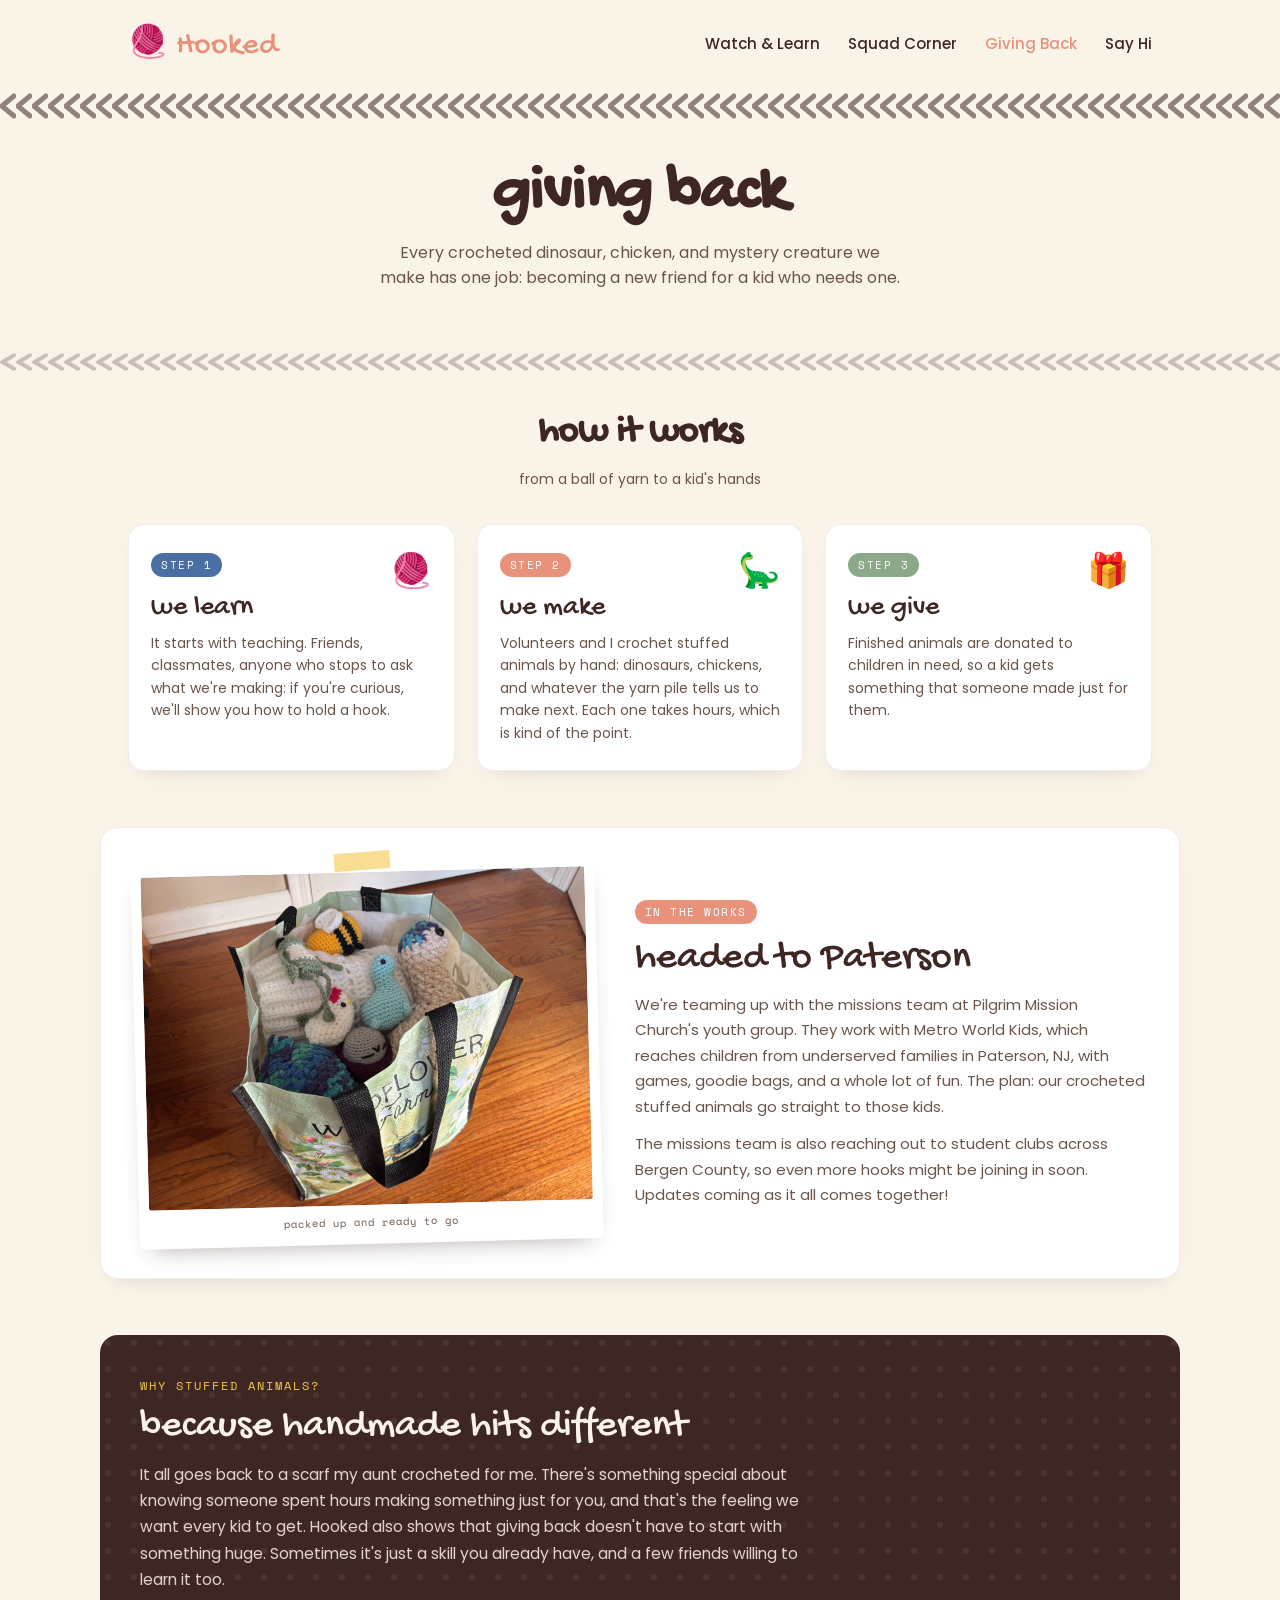
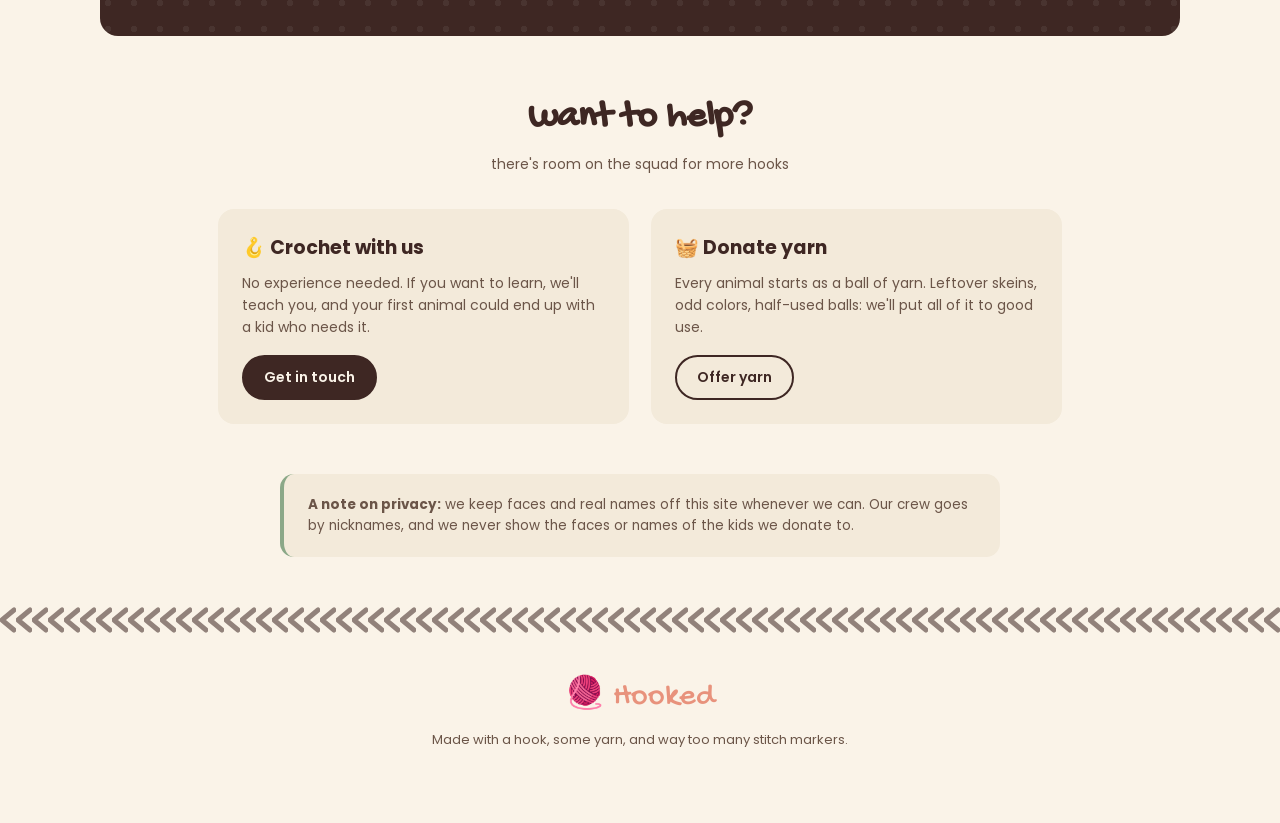
<file: giving-back.html>
<!DOCTYPE html>
<html lang="en">
<head>
<meta charset="UTF-8">
<meta name="viewport" content="width=device-width, initial-scale=1">
<title>Hooked | Giving Back</title>
<link rel="icon" href="data:image/svg+xml,%3Csvg xmlns=%22http://www.w3.org/2000/svg%22 viewBox=%220 0 100 100%22%3E%3Ctext y=%22.9em%22 font-size=%2290%22%3E%F0%9F%A7%B6%3C/text%3E%3C/svg%3E">
<link rel="preconnect" href="https://fonts.googleapis.com">
<link href="https://fonts.googleapis.com/css2?family=Gochi+Hand&family=Space+Mono:wght@400;700&family=Poppins:wght@400;500;600;700&display=swap" rel="stylesheet">
<style>
:root{
  --paper:#FAF3E8;
  --paper-2:#F3EADA;
  --butter:#F2C94C;
  --rose:#E8927C;
  --denim:#4A6FA5;
  --sage:#8BA888;
  --ink:#3E2723;
  --ink-soft:#6B5548;
}
*{box-sizing:border-box;}
body{
  margin:0;
  background:var(--paper);
  color:var(--ink);
  font-family:'Poppins',sans-serif;
  -webkit-font-smoothing:antialiased;
}
.wrap{max-width:1080px;margin:0 auto;padding:0 28px;}
a{color:inherit;}

/* NAV */
nav{
  display:flex;justify-content:space-between;align-items:center;
  padding:22px 28px;max-width:1080px;margin:0 auto;
}
.logo{
  font-family:'Gochi Hand',cursive;
  font-size:32px;color:var(--rose);
  display:flex;align-items:center;gap:8px;
  text-decoration:none;
}
.navlinks{display:flex;gap:28px;font-weight:500;font-size:15px;}
.navlinks a{color:var(--ink);text-decoration:none;position:relative;}
.navlinks a:hover, .navlinks a.active{color:var(--rose);}
.navlinks a:focus-visible, .logo:focus-visible{outline:2px solid var(--denim);outline-offset:4px;border-radius:4px;}

/* CHAIN STITCH DIVIDER — signature element, used across every page */
.chain{
  height:26px;width:100%;
  -webkit-mask-image:url("data:image/svg+xml,%3Csvg xmlns='http://www.w3.org/2000/svg' viewBox='0 0 16 26'%3E%3Cpath d='M14,3 L2,13 L14,23' fill='none' stroke='white' stroke-width='5' stroke-linecap='round' stroke-linejoin='round'/%3E%3C/svg%3E");
  mask-image:url("data:image/svg+xml,%3Csvg xmlns='http://www.w3.org/2000/svg' viewBox='0 0 16 26'%3E%3Cpath d='M14,3 L2,13 L14,23' fill='none' stroke='white' stroke-width='5' stroke-linecap='round' stroke-linejoin='round'/%3E%3C/svg%3E");
  -webkit-mask-repeat:repeat-x; mask-repeat:repeat-x;
  -webkit-mask-size:16px 26px; mask-size:16px 26px;
  -webkit-mask-position:left center; mask-position:left center;
  background-color:var(--ink);
  opacity:0.55;
  margin:6px 0 0 0;
}
.chain.thin{opacity:0.25;transform:scaleY(0.7);}

/* SMALL PAGE HERO (interior pages) */
header.page-hero{text-align:center;padding:46px 28px 42px;}
.eyebrow{
  font-family:'Space Mono',monospace;
  font-size:12px;letter-spacing:2px;text-transform:uppercase;
  color:var(--denim);background:#fff;
  display:inline-block;padding:5px 12px;border-radius:20px;
  border:1px solid var(--denim);margin-bottom:20px;
}
h1.headline{
  font-family:'Gochi Hand',cursive;
  font-size:64px;line-height:0.95;margin:0 0 14px;
  color:var(--ink);
}
h1.headline.big{font-size:76px;}
h1.headline .accent{color:var(--rose);}
.sub{
  max-width:520px;margin:0 auto 10px;
  font-size:16px;color:var(--ink-soft);line-height:1.6;
}

/* BUTTONS */
.btn{
  font-weight:600;font-size:15px;padding:13px 26px;border-radius:40px;
  text-decoration:none;cursor:pointer;border:2px solid var(--ink);
  transition:transform .15s ease, box-shadow .15s ease;
  display:inline-block;background:none;font-family:inherit;
}
.btn:hover{transform:translateY(-2px);box-shadow:0 8px 16px -8px rgba(62,39,35,0.4);}
.btn-primary{background:var(--ink);color:var(--paper);}
.btn-ghost{background:transparent;color:var(--ink);}
.cta-row{display:flex;gap:14px;justify-content:center;margin-top:26px;flex-wrap:wrap;}

/* HOMEPAGE HERO PHOTO */
.hero-photo{
  width:100%;max-width:640px;height:340px;margin:26px auto 0;
  border-radius:14px;
  background:
    repeating-linear-gradient(135deg, rgba(255,255,255,0.35) 0 14px, transparent 14px 28px),
    linear-gradient(135deg,var(--rose),var(--butter));
  display:flex;align-items:center;justify-content:center;
  color:#fff;font-family:'Space Mono',monospace;font-size:13px;
  letter-spacing:1px;box-shadow:0 14px 30px -14px rgba(62,39,35,0.4);
  transform:rotate(-1.2deg);
  border:6px solid #fff;
}

/* TILES (home) */
section.tiles{padding:20px 28px 60px;}
.tile-grid{display:grid;grid-template-columns:repeat(3,1fr);gap:22px;max-width:1080px;margin:0 auto;}
.tile{
  background:#fff;border-radius:16px;padding:26px 22px;
  border:1px solid rgba(62,39,35,0.08);
  box-shadow:0 10px 24px -18px rgba(62,39,35,0.35);
  transition:transform .15s ease, box-shadow .15s ease;
  text-decoration:none;display:block;color:var(--ink);
}
.tile:hover{transform:translateY(-3px);box-shadow:0 16px 28px -18px rgba(62,39,35,0.45);}
.tile .tag{
  font-family:'Space Mono',monospace;font-size:11px;letter-spacing:1.5px;
  text-transform:uppercase;padding:4px 10px;border-radius:20px;
  display:inline-block;margin-bottom:14px;color:#fff;
}
.tag-denim{background:var(--denim);}
.tag-rose{background:var(--rose);}
.tag-sage{background:var(--sage);}
.tag-butter{background:var(--butter);color:var(--ink) !important;}
.tile h3{font-size:20px;margin:0 0 8px;}
.tile p{font-size:14px;color:var(--ink-soft);line-height:1.55;margin:0;}

/* IMPACT / GAUGE CARD */
section.impact{padding:10px 28px 66px;}
.impact-card{
  max-width:1080px;margin:0 auto;
  background:var(--ink);color:var(--paper);
  border-radius:18px;padding:44px 36px;
  display:flex;justify-content:space-between;align-items:center;flex-wrap:wrap;gap:24px;
  position:relative;overflow:hidden;
}
.impact-card::before{
  content:"";position:absolute;inset:0;
  background-image: radial-gradient(circle at 8px 8px, rgba(255,255,255,0.06) 3px, transparent 3.5px);
  background-size:26px 26px;
}
.impact-label{
  font-family:'Space Mono',monospace;font-size:12px;letter-spacing:2px;
  text-transform:uppercase;color:var(--butter);margin-bottom:10px;
}
.impact-headline{font-family:'Gochi Hand',cursive;font-size:40px;line-height:1;position:relative;z-index:1;}
.impact-stats{display:flex;gap:40px;position:relative;z-index:1;flex-wrap:wrap;}
.stat{text-align:center;}
.stat .n{font-size:38px;font-weight:700;color:var(--rose);}
.stat .l{font-family:'Space Mono',monospace;font-size:11px;letter-spacing:1px;color:#cbb7ac;text-transform:uppercase;}

/* SECTION TITLES */
.section-title{font-family:'Gochi Hand',cursive;font-size:38px;text-align:center;margin-bottom:6px;}
.section-sub{text-align:center;color:var(--ink-soft);font-size:14px;margin-bottom:34px;}

/* CORKBOARD GALLERY */
section.gallery{padding:10px 28px 70px;}
.board{
  max-width:1080px;margin:0 auto;background:var(--paper-2);
  border-radius:18px;padding:30px;display:grid;grid-template-columns:repeat(4,1fr);gap:20px;
}
.polaroid{
  background:#fff;padding:10px 10px 22px;border-radius:4px;
  box-shadow:0 8px 16px -10px rgba(62,39,35,0.4);position:relative;transition:transform .2s ease;
}
.polaroid:nth-child(odd){transform:rotate(-2.5deg);}
.polaroid:nth-child(even){transform:rotate(2deg);}
.polaroid:hover{transform:rotate(0deg) scale(1.03);}
.polaroid .ph{height:110px;border-radius:2px;background:linear-gradient(135deg,var(--sage),var(--denim));}
.polaroid .cap{font-family:'Space Mono',monospace;font-size:10px;text-align:center;color:var(--ink-soft);margin-top:8px;}
.tape{position:absolute;top:-10px;left:50%;transform:translateX(-50%) rotate(-3deg);width:46px;height:16px;background:rgba(242,201,76,0.55);}

/* SITEMAP PREVIEW STRIP (home) */
section.sitemap{padding:10px 28px 60px;}
.sitemap-head{text-align:center;margin-bottom:28px;}
.sm-grid{display:grid;grid-template-columns:repeat(4,1fr);gap:18px;}
.sm-card{
  text-decoration:none;color:var(--ink);background:#fff;border-radius:14px;overflow:hidden;
  border:1px solid rgba(62,39,35,0.08);box-shadow:0 8px 18px -14px rgba(62,39,35,0.35);
  display:block;transition:transform .15s ease, box-shadow .15s ease;
}
.sm-card:hover{transform:translateY(-4px);box-shadow:0 14px 24px -14px rgba(62,39,35,0.4);}
.sm-thumb{height:90px;display:flex;align-items:flex-end;padding:10px;}
.sm-thumb-a{background:linear-gradient(135deg,var(--denim),#6f8fc2);}
.sm-thumb-b{background:linear-gradient(135deg,var(--rose),#f0b39f);}
.sm-thumb-c{background:linear-gradient(135deg,var(--sage),#a9c4a6);}
.sm-thumb-d{background:linear-gradient(135deg,var(--butter),#f5da8a);}
.sm-chip{font-family:'Space Mono',monospace;font-size:10px;letter-spacing:1px;text-transform:uppercase;background:rgba(255,255,255,0.85);padding:3px 8px;border-radius:20px;color:var(--ink);}
.sm-card h4{font-size:15px;margin:14px 14px 4px;}
.sm-card p{font-size:12px;color:var(--ink-soft);margin:0 14px 16px;line-height:1.5;}

/* ===== TUTORIALS PAGE ===== */
.filter-pills{display:flex;gap:10px;justify-content:center;flex-wrap:wrap;margin-bottom:36px;}
.pill{
  font-family:'Space Mono',monospace;font-size:12px;letter-spacing:1px;text-transform:uppercase;
  padding:8px 16px;border-radius:20px;border:1.5px solid var(--ink);background:#fff;cursor:pointer;
}
.pill.active{background:var(--ink);color:var(--paper);}
.video-grid{max-width:1080px;margin:0 auto;display:grid;grid-template-columns:repeat(3,1fr);gap:22px;padding:0 28px 70px;}
.video-card{background:#fff;border-radius:14px;overflow:hidden;border:1px solid rgba(62,39,35,0.08);box-shadow:0 10px 22px -16px rgba(62,39,35,0.35);transition:transform .15s ease;}
.video-card:hover{transform:translateY(-3px);}
.video-thumb{
  height:150px;position:relative;display:flex;align-items:center;justify-content:center;
  background:linear-gradient(135deg,var(--denim),var(--sage));color:#fff;font-family:'Space Mono',monospace;font-size:11px;
}
.video-thumb:nth-child(1){}
.video-card:nth-child(3n+2) .video-thumb{background:linear-gradient(135deg,var(--rose),var(--butter));}
.video-card:nth-child(3n) .video-thumb{background:linear-gradient(135deg,var(--sage),var(--denim));}
.play-btn{
  width:44px;height:44px;border-radius:50%;background:rgba(255,255,255,0.9);
  display:flex;align-items:center;justify-content:center;color:var(--ink);font-size:16px;
}
.video-info{padding:16px 16px 18px;}
.video-info .lvl{font-family:'Space Mono',monospace;font-size:10px;letter-spacing:1px;text-transform:uppercase;color:var(--denim);margin-bottom:6px;display:block;}
.video-info h4{margin:0 0 6px;font-size:16px;}
.video-info p{margin:0;font-size:13px;color:var(--ink-soft);line-height:1.5;}

/* ===== SQUAD CORNER (blog list) ===== */
.blog-list{max-width:720px;margin:0 auto;padding:0 28px 70px;display:flex;flex-direction:column;gap:34px;}
.blog-post{background:#fff;border-radius:16px;padding:26px;border:1px solid rgba(62,39,35,0.08);box-shadow:0 10px 22px -18px rgba(62,39,35,0.35);}
.blog-post .meta{font-family:'Space Mono',monospace;font-size:11px;color:var(--denim);text-transform:uppercase;letter-spacing:1px;margin-bottom:10px;}
.blog-post h3{margin:0 0 10px;font-size:22px;}
.blog-post p{margin:0 0 16px;color:var(--ink-soft);line-height:1.65;font-size:14.5px;}
.blog-photos{display:flex;gap:12px;flex-wrap:wrap;}
.blog-photos .ph{width:110px;height:80px;border-radius:8px;background:linear-gradient(135deg,var(--sage),var(--rose));}

/* ===== GIVING BACK ===== */
.story-grid{max-width:1080px;margin:0 auto;display:grid;grid-template-columns:repeat(2,1fr);gap:24px;padding:0 28px 70px;}
.story-card{background:#fff;border-radius:16px;overflow:hidden;border:1px solid rgba(62,39,35,0.08);box-shadow:0 10px 22px -18px rgba(62,39,35,0.35);}
.story-photo{height:170px;background:linear-gradient(135deg,var(--butter),var(--rose));}
.story-card:nth-child(2) .story-photo{background:linear-gradient(135deg,var(--denim),var(--sage));}
.story-body{padding:20px 22px;}
.story-body .tag{font-family:'Space Mono',monospace;font-size:10px;letter-spacing:1px;text-transform:uppercase;color:var(--denim);display:block;margin-bottom:8px;}
.story-body h3{margin:0 0 8px;font-size:19px;}
.story-body p{margin:0;font-size:14px;color:var(--ink-soft);line-height:1.6;}
.note-card{max-width:720px;margin:0 auto 50px;background:var(--paper-2);border-radius:14px;padding:20px 24px;font-size:13.5px;color:var(--ink-soft);line-height:1.6;border-left:4px solid var(--sage);}

/* ===== CONTACT ===== */
.contact-grid{max-width:900px;margin:0 auto;display:grid;grid-template-columns:1fr 1fr;gap:30px;padding:0 28px 70px;align-items:start;}
.form-card{background:#fff;border-radius:16px;padding:28px;border:1px solid rgba(62,39,35,0.08);box-shadow:0 10px 22px -18px rgba(62,39,35,0.35);}
.form-card label{display:block;font-family:'Space Mono',monospace;font-size:11px;text-transform:uppercase;letter-spacing:1px;color:var(--ink-soft);margin:16px 0 6px;}
.form-card label:first-child{margin-top:0;}
.form-card input, .form-card textarea, .form-card select{
  width:100%;padding:11px 13px;border-radius:8px;border:1.5px solid rgba(62,39,35,0.15);
  font-family:'Poppins',sans-serif;font-size:14px;background:var(--paper);color:var(--ink);
}
.form-card textarea{min-height:90px;resize:vertical;}
.follow-card{background:var(--ink);color:var(--paper);border-radius:16px;padding:28px;}
.follow-card h3{font-family:'Gochi Hand',cursive;font-size:26px;margin:0 0 14px;color:var(--butter);}
.follow-links{display:flex;flex-direction:column;gap:10px;}
.follow-links a{
  text-decoration:none;color:var(--paper);background:rgba(255,255,255,0.08);
  padding:12px 16px;border-radius:10px;font-size:14px;display:flex;justify-content:space-between;
}
.follow-links a:hover{background:rgba(255,255,255,0.15);}

/* FOOTER */
footer{padding:40px 28px 60px;text-align:center;}
footer .logo{justify-content:center;margin-bottom:14px;}
footer p{color:var(--ink-soft);font-size:13px;}

@media (max-width:760px){
  h1.headline{font-size:44px;}
  h1.headline.big{font-size:52px;}
  .tile-grid{grid-template-columns:1fr;}
  .board{grid-template-columns:repeat(2,1fr);}
  .sm-grid{grid-template-columns:repeat(2,1fr);}
  .video-grid{grid-template-columns:1fr;}
  .story-grid{grid-template-columns:1fr;}
  .contact-grid{grid-template-columns:1fr;}
  .impact-card{flex-direction:column;align-items:flex-start;}
  .navlinks{display:none;}
}
@media (prefers-reduced-motion: reduce){ *{transition:none !important;} }


/* how it works + why + help (giving back) */
.how-grid{max-width:1080px;margin:0 auto;display:grid;grid-template-columns:repeat(3,1fr);gap:22px;padding:0 28px;}
.how-card{background:#fff;border-radius:16px;padding:26px 22px;border:1px solid rgba(62,39,35,0.08);box-shadow:0 10px 22px -18px rgba(62,39,35,0.35);position:relative;}
.how-num{font-family:'Space Mono',monospace;font-size:11px;letter-spacing:1.5px;text-transform:uppercase;color:#fff;padding:4px 10px;border-radius:20px;display:inline-block;margin-bottom:14px;}
.how-card:nth-child(1) .how-num{background:var(--denim);}
.how-card:nth-child(2) .how-num{background:var(--rose);}
.how-card:nth-child(3) .how-num{background:var(--sage);}
.how-emoji{font-size:34px;position:absolute;top:20px;right:22px;}
.how-card h3{font-family:'Gochi Hand',cursive;font-size:28px;margin:0 0 8px;font-weight:400;}
.how-card p{margin:0;font-size:14px;color:var(--ink-soft);line-height:1.6;}
.why-card{
  max-width:1080px;margin:56px auto 0;background:var(--ink);color:var(--paper);border-radius:18px;
  padding:42px 40px;position:relative;overflow:hidden;
}
.why-card::before{
  content:"";position:absolute;inset:0;pointer-events:none;
  background-image:radial-gradient(circle at 8px 8px, rgba(255,255,255,0.06) 3px, transparent 3.5px);background-size:26px 26px;
}
.why-card > *{position:relative;z-index:1;}
.why-label{font-family:'Space Mono',monospace;font-size:12px;letter-spacing:2px;text-transform:uppercase;color:var(--butter);display:block;margin-bottom:12px;}
.why-card h2{font-family:'Gochi Hand',cursive;font-size:40px;line-height:1.05;margin:0 0 14px;font-weight:400;}
.why-card p{font-size:15.5px;line-height:1.7;color:#e3d4cb;margin:0;max-width:680px;}
.why-wrap{padding:0 28px;}
.help-grid{max-width:900px;margin:0 auto;display:grid;grid-template-columns:1fr 1fr;gap:22px;padding:0 28px 50px;}
.help-card{background:var(--paper-2);border-radius:16px;padding:24px;display:flex;flex-direction:column;align-items:flex-start;gap:10px;}
.help-card h3{margin:0;font-size:19px;}
.help-card p{margin:0 0 6px;font-size:14px;color:var(--ink-soft);line-height:1.6;}
.help-card .btn{font-size:14px;padding:10px 20px;margin-top:auto;}
@media (max-width:760px){
  .how-grid, .help-grid{grid-template-columns:1fr;}
  .why-card{padding:32px 24px;}
  .why-card h2{font-size:32px;}
}

/* partnership (giving back) */
.partner-wrap{padding:0 28px;}
.partner-card{
  max-width:1080px;margin:56px auto 0;background:#fff;border-radius:18px;padding:34px;
  border:1px solid rgba(62,39,35,0.08);box-shadow:0 10px 22px -18px rgba(62,39,35,0.35);
  display:grid;grid-template-columns:1fr 1.1fr;gap:36px;align-items:center;
}
.partner-photo{background:#fff;padding:10px 10px 14px;border-radius:6px;box-shadow:0 12px 24px -14px rgba(62,39,35,0.45);transform:rotate(-1.5deg);position:relative;}
.partner-photo .ph{aspect-ratio:4/3;border-radius:3px;background-size:cover;background-position:center;}
.partner-photo .cap{font-family:'Space Mono',monospace;font-size:10.5px;text-align:center;color:var(--ink-soft);margin-top:9px;}
.partner-photo .tape{position:absolute;top:-10px;left:50%;transform:translateX(-50%) rotate(-3deg);width:56px;height:18px;background:rgba(242,201,76,0.6);}
.partner-status{font-family:'Space Mono',monospace;font-size:11px;letter-spacing:1.5px;text-transform:uppercase;color:#fff;background:var(--rose);padding:4px 10px;border-radius:20px;display:inline-block;margin-bottom:14px;}
.partner-text h2{font-family:'Gochi Hand',cursive;font-size:40px;line-height:1.05;margin:0 0 12px;font-weight:400;}
.partner-text p{margin:0 0 12px;font-size:15px;color:var(--ink-soft);line-height:1.7;}
.partner-text p:last-child{margin-bottom:0;}
@media (max-width:760px){
  .partner-card{grid-template-columns:1fr;padding:24px;gap:26px;}
  .partner-text h2{font-size:32px;}
}
</style>
</head>
<body>

<nav>
  <a class="logo" href="index.html">🧶 Hooked</a>
  <div class="navlinks">
    <a href="tutorials.html">Watch &amp; Learn</a>
    <a href="squad.html">Squad Corner</a>
    <a href="giving-back.html" class="active">Giving Back</a>
    <a href="contact.html">Say Hi</a>
  </div>
</nav>
<div class="chain"></div>

<header class="page-hero">
  <h1 class="headline">giving back</h1>
  <p class="sub">Every crocheted dinosaur, chicken, and mystery creature we make has one job: becoming a new friend for a kid who needs one.</p>
</header>

<div class="chain thin"></div>

<h2 class="section-title" style="margin-top:36px;">how it works</h2>
<p class="section-sub">from a ball of yarn to a kid's hands</p>

<div class="how-grid">
  <div class="how-card">
    <span class="how-num">step 1</span><span class="how-emoji">🧶</span>
    <h3>we learn</h3>
    <p>It starts with teaching. Friends, classmates, anyone who stops to ask what we're making: if you're curious, we'll show you how to hold a hook.</p>
  </div>
  <div class="how-card">
    <span class="how-num">step 2</span><span class="how-emoji">🦕</span>
    <h3>we make</h3>
    <p>Volunteers and I crochet stuffed animals by hand: dinosaurs, chickens, and whatever the yarn pile tells us to make next. Each one takes hours, which is kind of the point.</p>
  </div>
  <div class="how-card">
    <span class="how-num">step 3</span><span class="how-emoji">🎁</span>
    <h3>we give</h3>
    <p>Finished animals are donated to children in need, so a kid gets something that someone made just for them.</p>
  </div>
</div>

<div class="partner-wrap">
  <div class="partner-card">
    <div class="partner-photo">
      <div class="tape"></div>
      <div class="ph" role="img" aria-label="A tote bag full of crocheted stuffed animals and blankets" style="background-image:url('images/donations-bag.jpg');"></div>
      <div class="cap">packed up and ready to go</div>
    </div>
    <div class="partner-text">
      <span class="partner-status">in the works</span>
      <h2>headed to Paterson</h2>
      <p>We're teaming up with the missions team at Pilgrim Mission Church's youth group. They work with Metro World Kids, which reaches children from underserved families in Paterson, NJ, with games, goodie bags, and a whole lot of fun. The plan: our crocheted stuffed animals go straight to those kids.</p>
      <p>The missions team is also reaching out to student clubs across Bergen County, so even more hooks might be joining in soon. Updates coming as it all comes together!</p>
    </div>
  </div>
</div>

<div class="why-wrap">
  <div class="why-card">
    <span class="why-label">why stuffed animals?</span>
    <h2>because handmade hits different</h2>
    <p>It all goes back to a scarf my aunt crocheted for me. There's something special about knowing someone spent hours making something just for you, and that's the feeling we want every kid to get. Hooked also shows that giving back doesn't have to start with something huge. Sometimes it's just a skill you already have, and a few friends willing to learn it too.</p>
  </div>
</div>

<h2 class="section-title" style="margin-top:60px;">want to help?</h2>
<p class="section-sub">there's room on the squad for more hooks</p>

<div class="help-grid">
  <div class="help-card">
    <h3>🪝 Crochet with us</h3>
    <p>No experience needed. If you want to learn, we'll teach you, and your first animal could end up with a kid who needs it.</p>
    <a class="btn btn-primary" href="contact.html">Get in touch</a>
  </div>
  <div class="help-card">
    <h3>🧺 Donate yarn</h3>
    <p>Every animal starts as a ball of yarn. Leftover skeins, odd colors, half-used balls: we'll put all of it to good use.</p>
    <a class="btn btn-ghost" href="contact.html">Offer yarn</a>
  </div>
</div>

<div class="note-card">
  <strong>A note on privacy:</strong> we keep faces and real names off this site whenever we can. Our crew goes by nicknames, and we never show the faces or names of the kids we donate to.
</div>

<div class="chain"></div>

<footer>
  <div class="logo">🧶 Hooked</div>
  <p>Made with a hook, some yarn, and way too many stitch markers.</p>
</footer>

</body>
</html>
</file>
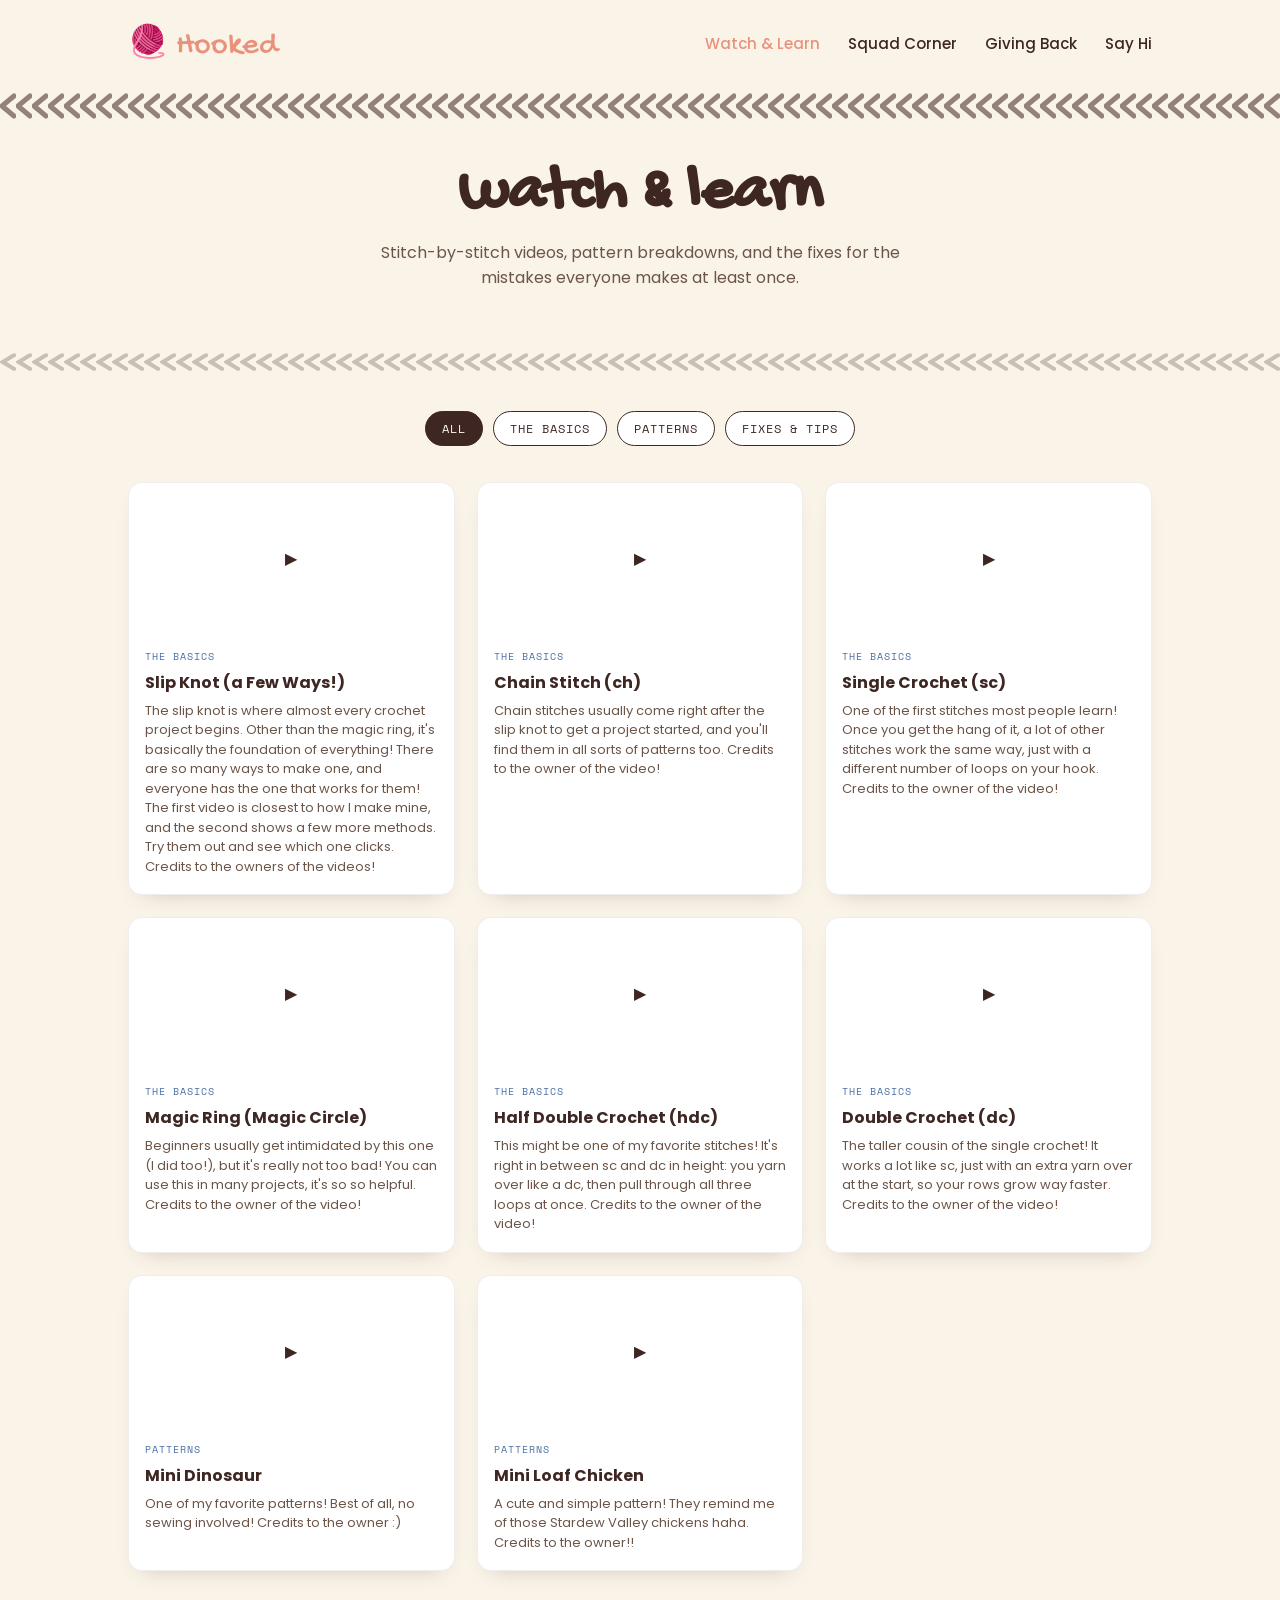
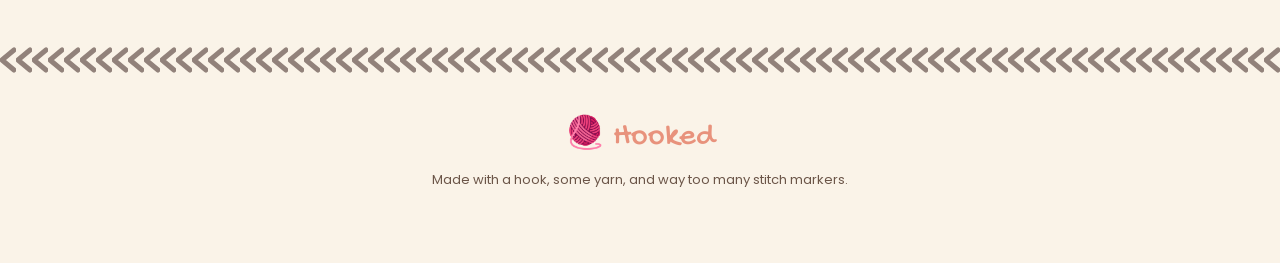
<file: tutorials.html>
<!DOCTYPE html>
<html lang="en">
<head>
<meta charset="UTF-8">
<meta name="viewport" content="width=device-width, initial-scale=1">
<title>Hooked | Watch &amp; Learn</title>
<link rel="icon" href="data:image/svg+xml,%3Csvg xmlns=%22http://www.w3.org/2000/svg%22 viewBox=%220 0 100 100%22%3E%3Ctext y=%22.9em%22 font-size=%2290%22%3E%F0%9F%A7%B6%3C/text%3E%3C/svg%3E">
<link rel="preconnect" href="https://fonts.googleapis.com">
<link href="https://fonts.googleapis.com/css2?family=Gochi+Hand&family=Space+Mono:wght@400;700&family=Poppins:wght@400;500;600;700&display=swap" rel="stylesheet">
<style>
:root{
  --paper:#FAF3E8;
  --paper-2:#F3EADA;
  --butter:#F2C94C;
  --rose:#E8927C;
  --denim:#4A6FA5;
  --sage:#8BA888;
  --ink:#3E2723;
  --ink-soft:#6B5548;
}
*{box-sizing:border-box;}
body{
  margin:0;
  background:var(--paper);
  color:var(--ink);
  font-family:'Poppins',sans-serif;
  -webkit-font-smoothing:antialiased;
}
.wrap{max-width:1080px;margin:0 auto;padding:0 28px;}
a{color:inherit;}

/* NAV */
nav{
  display:flex;justify-content:space-between;align-items:center;
  padding:22px 28px;max-width:1080px;margin:0 auto;
}
.logo{
  font-family:'Gochi Hand',cursive;
  font-size:32px;color:var(--rose);
  display:flex;align-items:center;gap:8px;
  text-decoration:none;
}
.navlinks{display:flex;gap:28px;font-weight:500;font-size:15px;}
.navlinks a{color:var(--ink);text-decoration:none;position:relative;}
.navlinks a:hover, .navlinks a.active{color:var(--rose);}
.navlinks a:focus-visible, .logo:focus-visible{outline:2px solid var(--denim);outline-offset:4px;border-radius:4px;}

/* CHAIN STITCH DIVIDER — signature element, used across every page */
.chain{
  height:26px;width:100%;
  -webkit-mask-image:url("data:image/svg+xml,%3Csvg xmlns='http://www.w3.org/2000/svg' viewBox='0 0 16 26'%3E%3Cpath d='M14,3 L2,13 L14,23' fill='none' stroke='white' stroke-width='5' stroke-linecap='round' stroke-linejoin='round'/%3E%3C/svg%3E");
  mask-image:url("data:image/svg+xml,%3Csvg xmlns='http://www.w3.org/2000/svg' viewBox='0 0 16 26'%3E%3Cpath d='M14,3 L2,13 L14,23' fill='none' stroke='white' stroke-width='5' stroke-linecap='round' stroke-linejoin='round'/%3E%3C/svg%3E");
  -webkit-mask-repeat:repeat-x; mask-repeat:repeat-x;
  -webkit-mask-size:16px 26px; mask-size:16px 26px;
  -webkit-mask-position:left center; mask-position:left center;
  background-color:var(--ink);
  opacity:0.55;
  margin:6px 0 0 0;
}
.chain.thin{opacity:0.25;transform:scaleY(0.7);}

/* SMALL PAGE HERO (interior pages) */
header.page-hero{text-align:center;padding:46px 28px 42px;}
.eyebrow{
  font-family:'Space Mono',monospace;
  font-size:12px;letter-spacing:2px;text-transform:uppercase;
  color:var(--denim);background:#fff;
  display:inline-block;padding:5px 12px;border-radius:20px;
  border:1px solid var(--denim);margin-bottom:20px;
}
h1.headline{
  font-family:'Gochi Hand',cursive;
  font-size:64px;line-height:0.95;margin:0 0 14px;
  color:var(--ink);
}
h1.headline.big{font-size:76px;}
h1.headline .accent{color:var(--rose);}
.sub{
  max-width:520px;margin:0 auto 10px;
  font-size:16px;color:var(--ink-soft);line-height:1.6;
}

/* BUTTONS */
.btn{
  font-weight:600;font-size:15px;padding:13px 26px;border-radius:40px;
  text-decoration:none;cursor:pointer;border:2px solid var(--ink);
  transition:transform .15s ease, box-shadow .15s ease;
  display:inline-block;background:none;font-family:inherit;
}
.btn:hover{transform:translateY(-2px);box-shadow:0 8px 16px -8px rgba(62,39,35,0.4);}
.btn-primary{background:var(--ink);color:var(--paper);}
.btn-ghost{background:transparent;color:var(--ink);}
.cta-row{display:flex;gap:14px;justify-content:center;margin-top:26px;flex-wrap:wrap;}

/* HOMEPAGE HERO PHOTO */
.hero-photo{
  width:100%;max-width:640px;height:340px;margin:26px auto 0;
  border-radius:14px;
  background:
    repeating-linear-gradient(135deg, rgba(255,255,255,0.35) 0 14px, transparent 14px 28px),
    linear-gradient(135deg,var(--rose),var(--butter));
  display:flex;align-items:center;justify-content:center;
  color:#fff;font-family:'Space Mono',monospace;font-size:13px;
  letter-spacing:1px;box-shadow:0 14px 30px -14px rgba(62,39,35,0.4);
  transform:rotate(-1.2deg);
  border:6px solid #fff;
}

/* TILES (home) */
section.tiles{padding:20px 28px 60px;}
.tile-grid{display:grid;grid-template-columns:repeat(3,1fr);gap:22px;max-width:1080px;margin:0 auto;}
.tile{
  background:#fff;border-radius:16px;padding:26px 22px;
  border:1px solid rgba(62,39,35,0.08);
  box-shadow:0 10px 24px -18px rgba(62,39,35,0.35);
  transition:transform .15s ease, box-shadow .15s ease;
  text-decoration:none;display:block;color:var(--ink);
}
.tile:hover{transform:translateY(-3px);box-shadow:0 16px 28px -18px rgba(62,39,35,0.45);}
.tile .tag{
  font-family:'Space Mono',monospace;font-size:11px;letter-spacing:1.5px;
  text-transform:uppercase;padding:4px 10px;border-radius:20px;
  display:inline-block;margin-bottom:14px;color:#fff;
}
.tag-denim{background:var(--denim);}
.tag-rose{background:var(--rose);}
.tag-sage{background:var(--sage);}
.tag-butter{background:var(--butter);color:var(--ink) !important;}
.tile h3{font-size:20px;margin:0 0 8px;}
.tile p{font-size:14px;color:var(--ink-soft);line-height:1.55;margin:0;}

/* IMPACT / GAUGE CARD */
section.impact{padding:10px 28px 66px;}
.impact-card{
  max-width:1080px;margin:0 auto;
  background:var(--ink);color:var(--paper);
  border-radius:18px;padding:44px 36px;
  display:flex;justify-content:space-between;align-items:center;flex-wrap:wrap;gap:24px;
  position:relative;overflow:hidden;
}
.impact-card::before{
  content:"";position:absolute;inset:0;
  background-image: radial-gradient(circle at 8px 8px, rgba(255,255,255,0.06) 3px, transparent 3.5px);
  background-size:26px 26px;
}
.impact-label{
  font-family:'Space Mono',monospace;font-size:12px;letter-spacing:2px;
  text-transform:uppercase;color:var(--butter);margin-bottom:10px;
}
.impact-headline{font-family:'Gochi Hand',cursive;font-size:40px;line-height:1;position:relative;z-index:1;}
.impact-stats{display:flex;gap:40px;position:relative;z-index:1;flex-wrap:wrap;}
.stat{text-align:center;}
.stat .n{font-size:38px;font-weight:700;color:var(--rose);}
.stat .l{font-family:'Space Mono',monospace;font-size:11px;letter-spacing:1px;color:#cbb7ac;text-transform:uppercase;}

/* SECTION TITLES */
.section-title{font-family:'Gochi Hand',cursive;font-size:38px;text-align:center;margin-bottom:6px;}
.section-sub{text-align:center;color:var(--ink-soft);font-size:14px;margin-bottom:34px;}

/* CORKBOARD GALLERY */
section.gallery{padding:10px 28px 70px;}
.board{
  max-width:1080px;margin:0 auto;background:var(--paper-2);
  border-radius:18px;padding:30px;display:grid;grid-template-columns:repeat(4,1fr);gap:20px;
}
.polaroid{
  background:#fff;padding:10px 10px 22px;border-radius:4px;
  box-shadow:0 8px 16px -10px rgba(62,39,35,0.4);position:relative;transition:transform .2s ease;
}
.polaroid:nth-child(odd){transform:rotate(-2.5deg);}
.polaroid:nth-child(even){transform:rotate(2deg);}
.polaroid:hover{transform:rotate(0deg) scale(1.03);}
.polaroid .ph{height:110px;border-radius:2px;background:linear-gradient(135deg,var(--sage),var(--denim));}
.polaroid .cap{font-family:'Space Mono',monospace;font-size:10px;text-align:center;color:var(--ink-soft);margin-top:8px;}
.tape{position:absolute;top:-10px;left:50%;transform:translateX(-50%) rotate(-3deg);width:46px;height:16px;background:rgba(242,201,76,0.55);}

/* SITEMAP PREVIEW STRIP (home) */
section.sitemap{padding:10px 28px 60px;}
.sitemap-head{text-align:center;margin-bottom:28px;}
.sm-grid{display:grid;grid-template-columns:repeat(4,1fr);gap:18px;}
.sm-card{
  text-decoration:none;color:var(--ink);background:#fff;border-radius:14px;overflow:hidden;
  border:1px solid rgba(62,39,35,0.08);box-shadow:0 8px 18px -14px rgba(62,39,35,0.35);
  display:block;transition:transform .15s ease, box-shadow .15s ease;
}
.sm-card:hover{transform:translateY(-4px);box-shadow:0 14px 24px -14px rgba(62,39,35,0.4);}
.sm-thumb{height:90px;display:flex;align-items:flex-end;padding:10px;}
.sm-thumb-a{background:linear-gradient(135deg,var(--denim),#6f8fc2);}
.sm-thumb-b{background:linear-gradient(135deg,var(--rose),#f0b39f);}
.sm-thumb-c{background:linear-gradient(135deg,var(--sage),#a9c4a6);}
.sm-thumb-d{background:linear-gradient(135deg,var(--butter),#f5da8a);}
.sm-chip{font-family:'Space Mono',monospace;font-size:10px;letter-spacing:1px;text-transform:uppercase;background:rgba(255,255,255,0.85);padding:3px 8px;border-radius:20px;color:var(--ink);}
.sm-card h4{font-size:15px;margin:14px 14px 4px;}
.sm-card p{font-size:12px;color:var(--ink-soft);margin:0 14px 16px;line-height:1.5;}

/* ===== TUTORIALS PAGE ===== */
.filter-pills{display:flex;gap:10px;justify-content:center;flex-wrap:wrap;margin-bottom:36px;}
.pill{
  font-family:'Space Mono',monospace;font-size:12px;letter-spacing:1px;text-transform:uppercase;
  padding:8px 16px;border-radius:20px;border:1.5px solid var(--ink);background:#fff;color:var(--ink);cursor:pointer;
}
.pill.active{background:var(--ink);color:var(--paper);}
.video-grid{max-width:1080px;margin:0 auto;display:grid;grid-template-columns:repeat(3,1fr);gap:22px;padding:0 28px 70px;}
.video-card{background:#fff;border-radius:14px;overflow:hidden;border:1px solid rgba(62,39,35,0.08);box-shadow:0 10px 22px -16px rgba(62,39,35,0.35);transition:transform .15s ease;}
.video-card:hover{transform:translateY(-3px);}
.video-thumb{
  height:150px;position:relative;display:flex;align-items:center;justify-content:center;
  background:linear-gradient(135deg,var(--denim),var(--sage));color:#fff;font-family:'Space Mono',monospace;font-size:11px;
}
.video-thumb:nth-child(1){}
.video-card:nth-child(3n+2) .video-thumb{background:linear-gradient(135deg,var(--rose),var(--butter));}
.video-card:nth-child(3n) .video-thumb{background:linear-gradient(135deg,var(--sage),var(--denim));}
.play-btn{
  width:44px;height:44px;border-radius:50%;background:rgba(255,255,255,0.9);
  display:flex;align-items:center;justify-content:center;color:var(--ink);font-size:16px;
}
.video-info{padding:16px 16px 18px;}
.video-info .lvl{font-family:'Space Mono',monospace;font-size:10px;letter-spacing:1px;text-transform:uppercase;color:var(--denim);margin-bottom:6px;display:block;}
.video-info h4{margin:0 0 6px;font-size:16px;}
.video-info p{margin:0;font-size:13px;color:var(--ink-soft);line-height:1.5;}
.video-card{cursor:pointer;}

/* VIDEO MODAL */
.modal-overlay{
  display:none;position:fixed;inset:0;background:rgba(62,39,35,0.55);
  z-index:1000;align-items:center;justify-content:center;padding:24px;
}
.modal-overlay.open{display:flex;}
.modal-box{
  background:#fff;border-radius:18px;max-width:720px;width:100%;
  max-height:88vh;overflow-y:auto;padding:28px;position:relative;
  box-shadow:0 30px 60px -20px rgba(62,39,35,0.5);
}
.modal-close{
  position:absolute;top:14px;right:16px;background:none;border:none;
  font-size:26px;line-height:1;cursor:pointer;color:var(--ink-soft);padding:4px;
}
.modal-close:hover{color:var(--ink);}
.modal-tabs{display:flex;gap:8px;flex-wrap:wrap;margin-bottom:12px;padding-right:30px;}
.modal-tab{
  font-family:'Space Mono',monospace;font-size:11px;letter-spacing:1px;text-transform:uppercase;
  padding:7px 14px;border-radius:20px;border:1.5px solid var(--ink);background:#fff;color:var(--ink);cursor:pointer;
}
.modal-tab.active{background:var(--ink);color:var(--paper);}
.modal-video-wrap{position:relative;padding-bottom:56.25%;height:0;overflow:hidden;border-radius:12px;margin-bottom:20px;background:var(--ink);}
.modal-video-wrap iframe{position:absolute;top:0;left:0;width:100%;height:100%;border:0;}
.modal-no-video{
  background:var(--paper-2);border-radius:12px;padding:40px 20px;text-align:center;
  color:var(--ink-soft);font-size:14px;margin-bottom:20px;
}
.modal-box .lvl{font-family:'Space Mono',monospace;font-size:10px;letter-spacing:1px;text-transform:uppercase;color:var(--denim);display:block;margin-bottom:8px;}
.modal-box h3{margin:0 0 10px;font-size:22px;}
.modal-box .modal-desc{margin:0 0 6px;color:var(--ink-soft);line-height:1.6;font-size:14.5px;}
.modal-pattern{
  background:var(--paper-2);border-radius:12px;padding:18px 20px;
  margin-top:18px;font-family:'Space Mono',monospace;font-size:12.5px;line-height:1.75;
  color:var(--ink);white-space:pre-wrap;border-left:4px solid var(--sage);
}
.modal-tip{
  display:block;width:100%;text-align:left;margin:12px 0 4px;padding:11px 14px;border-radius:10px;
  background:var(--paper-2);border:1.5px dashed rgba(74,111,165,0.45);color:var(--denim);
  font-family:'Poppins',sans-serif;font-size:13.5px;font-weight:600;cursor:pointer;line-height:1.45;
}
.modal-tip:hover{background:#efe3cf;}
.modal-pattern-label{
  font-family:'Space Mono',monospace;font-size:11px;letter-spacing:1px;text-transform:uppercase;
  color:var(--sage);display:block;margin:18px 0 -4px;
}

/* ===== SQUAD CORNER (blog list) ===== */
.blog-list{max-width:720px;margin:0 auto;padding:0 28px 70px;display:flex;flex-direction:column;gap:34px;}
.blog-post{background:#fff;border-radius:16px;padding:26px;border:1px solid rgba(62,39,35,0.08);box-shadow:0 10px 22px -18px rgba(62,39,35,0.35);}
.blog-post .meta{font-family:'Space Mono',monospace;font-size:11px;color:var(--denim);text-transform:uppercase;letter-spacing:1px;margin-bottom:10px;}
.blog-post h3{margin:0 0 10px;font-size:22px;}
.blog-post p{margin:0 0 16px;color:var(--ink-soft);line-height:1.65;font-size:14.5px;}
.blog-photos{display:flex;gap:12px;flex-wrap:wrap;}
.blog-photos .ph{width:110px;height:80px;border-radius:8px;background:linear-gradient(135deg,var(--sage),var(--rose));}

/* ===== GIVING BACK ===== */
.story-grid{max-width:1080px;margin:0 auto;display:grid;grid-template-columns:repeat(2,1fr);gap:24px;padding:0 28px 70px;}
.story-card{background:#fff;border-radius:16px;overflow:hidden;border:1px solid rgba(62,39,35,0.08);box-shadow:0 10px 22px -18px rgba(62,39,35,0.35);}
.story-photo{height:170px;background:linear-gradient(135deg,var(--butter),var(--rose));}
.story-card:nth-child(2) .story-photo{background:linear-gradient(135deg,var(--denim),var(--sage));}
.story-body{padding:20px 22px;}
.story-body .tag{font-family:'Space Mono',monospace;font-size:10px;letter-spacing:1px;text-transform:uppercase;color:var(--denim);display:block;margin-bottom:8px;}
.story-body h3{margin:0 0 8px;font-size:19px;}
.story-body p{margin:0;font-size:14px;color:var(--ink-soft);line-height:1.6;}
.note-card{max-width:720px;margin:0 auto 50px;background:var(--paper-2);border-radius:14px;padding:20px 24px;font-size:13.5px;color:var(--ink-soft);line-height:1.6;border-left:4px solid var(--sage);}

/* ===== CONTACT ===== */
.contact-grid{max-width:900px;margin:0 auto;display:grid;grid-template-columns:1fr 1fr;gap:30px;padding:0 28px 70px;align-items:start;}
.form-card{background:#fff;border-radius:16px;padding:28px;border:1px solid rgba(62,39,35,0.08);box-shadow:0 10px 22px -18px rgba(62,39,35,0.35);}
.form-card label{display:block;font-family:'Space Mono',monospace;font-size:11px;text-transform:uppercase;letter-spacing:1px;color:var(--ink-soft);margin:16px 0 6px;}
.form-card label:first-child{margin-top:0;}
.form-card input, .form-card textarea, .form-card select{
  width:100%;padding:11px 13px;border-radius:8px;border:1.5px solid rgba(62,39,35,0.15);
  font-family:'Poppins',sans-serif;font-size:14px;background:var(--paper);color:var(--ink);
}
.form-card textarea{min-height:90px;resize:vertical;}
.follow-card{background:var(--ink);color:var(--paper);border-radius:16px;padding:28px;}
.follow-card h3{font-family:'Gochi Hand',cursive;font-size:26px;margin:0 0 14px;color:var(--butter);}
.follow-links{display:flex;flex-direction:column;gap:10px;}
.follow-links a{
  text-decoration:none;color:var(--paper);background:rgba(255,255,255,0.08);
  padding:12px 16px;border-radius:10px;font-size:14px;display:flex;justify-content:space-between;
}
.follow-links a:hover{background:rgba(255,255,255,0.15);}

/* FOOTER */
footer{padding:40px 28px 60px;text-align:center;}
footer .logo{justify-content:center;margin-bottom:14px;}
footer p{color:var(--ink-soft);font-size:13px;}

@media (max-width:760px){
  h1.headline{font-size:44px;}
  h1.headline.big{font-size:52px;}
  .tile-grid{grid-template-columns:1fr;}
  .board{grid-template-columns:repeat(2,1fr);}
  .sm-grid{grid-template-columns:repeat(2,1fr);}
  .video-grid{grid-template-columns:1fr;}
  .story-grid{grid-template-columns:1fr;}
  .contact-grid{grid-template-columns:1fr;}
  .impact-card{flex-direction:column;align-items:flex-start;}
  .navlinks{display:none;}
}
@media (prefers-reduced-motion: reduce){ *{transition:none !important;} }

.empty-msg{text-align:center;color:var(--ink-soft);font-size:15px;margin:-30px auto 70px;padding:0 28px;}
.empty-msg[hidden]{display:none;}
</style>
</head>
<body>

<nav>
  <a class="logo" href="index.html">🧶 Hooked</a>
  <div class="navlinks">
    <a href="tutorials.html" class="active">Watch &amp; Learn</a>
    <a href="squad.html">Squad Corner</a>
    <a href="giving-back.html">Giving Back</a>
    <a href="contact.html">Say Hi</a>
  </div>
</nav>
<div class="chain"></div>

<header class="page-hero">
  <h1 class="headline">watch &amp; learn</h1>
  <p class="sub">Stitch-by-stitch videos, pattern breakdowns, and the fixes for the mistakes everyone makes at least once.</p>
</header>

<div class="chain thin"></div>

<section style="padding-top:36px;">
  <div class="filter-pills">
    <button class="pill active" data-filter="all">All</button>
    <button class="pill" data-filter="basics">The Basics</button>
    <button class="pill" data-filter="patterns">Patterns</button>
    <button class="pill" data-filter="fixes-tips">Fixes &amp; Tips</button>
  </div>
</section>

<div class="video-grid">
  <div class="video-card" data-category="basics" data-embed="https://www.youtube.com/embed/rejUEudPslM">
    <div class="video-thumb" style="background-image:url('https://img.youtube.com/vi/rejUEudPslM/hqdefault.jpg');background-size:cover;background-position:center;"><div class="play-btn">▶</div></div>
    <div class="video-info">
      <span class="lvl">The Basics</span>
      <h4>Slip Knot (a Few Ways!)</h4>
      <p>The slip knot is where almost every crochet project begins. Other than the magic ring, it's basically the foundation of everything! There are so many ways to make one, and everyone has the one that works for them! The first video is closest to how I make mine, and the second shows a few more methods. Try them out and see which one clicks. Credits to the owners of the videos!</p>
    </div>
    <div class="alt-videos" hidden>
      <span data-embed="https://www.youtube.com/embed/rejUEudPslM">My go-to method</span>
      <span data-embed="https://www.youtube.com/embed/P4yMvLONsY0">More methods</span>
    </div>
  </div>
  <div class="video-card" data-category="basics" data-embed="https://www.youtube.com/embed/7v-mssy5rKU">
    <div class="video-thumb" style="background-image:url('https://img.youtube.com/vi/7v-mssy5rKU/hqdefault.jpg');background-size:cover;background-position:center;"><div class="play-btn">▶</div></div>
    <div class="video-info">
      <span class="lvl">The Basics</span>
      <h4>Chain Stitch (ch)</h4>
      <p>Chain stitches usually come right after the slip knot to get a project started, and you'll find them in all sorts of patterns too. Credits to the owner of the video!</p>
    </div>
  </div>
  <div class="video-card" data-category="basics" data-embed="https://www.youtube.com/embed/BX62bqMrHxs">
    <div class="video-thumb" style="background-image:url('https://img.youtube.com/vi/BX62bqMrHxs/hqdefault.jpg');background-size:cover;background-position:center;"><div class="play-btn">▶</div></div>
    <div class="video-info">
      <span class="lvl">The Basics</span>
      <h4>Single Crochet (sc)</h4>
      <p>One of the first stitches most people learn! Once you get the hang of it, a lot of other stitches work the same way, just with a different number of loops on your hook. Credits to the owner of the video!</p>
    </div>
  </div>
  <div class="video-card" id="magicRingCard" data-category="basics" data-embed="https://www.youtube.com/embed/zsWmVcp9RMU">
    <div class="video-thumb" style="background-image:url('https://img.youtube.com/vi/zsWmVcp9RMU/hqdefault.jpg');background-size:cover;background-position:center;"><div class="play-btn">▶</div></div>
    <div class="video-info">
      <span class="lvl">The Basics</span>
      <h4>Magic Ring (Magic Circle)</h4>
      <p>Beginners usually get intimidated by this one (I did too!), but it's really not too bad! You can use this in many projects, it's so so helpful. Credits to the owner of the video!</p>
    </div>
  </div>
  <div class="video-card" data-category="basics" data-embed="https://www.youtube.com/embed/DmNL4-jQKKg">
    <div class="video-thumb" style="background-image:url('https://img.youtube.com/vi/DmNL4-jQKKg/hqdefault.jpg');background-size:cover;background-position:center;"><div class="play-btn">▶</div></div>
    <div class="video-info">
      <span class="lvl">The Basics</span>
      <h4>Half Double Crochet (hdc)</h4>
      <p>This might be one of my favorite stitches! It's right in between sc and dc in height: you yarn over like a dc, then pull through all three loops at once. Credits to the owner of the video!</p>
    </div>
  </div>
  <div class="video-card" data-category="basics" data-embed="https://www.youtube.com/embed/qJdy6QxbbrQ">
    <div class="video-thumb" style="background-image:url('https://img.youtube.com/vi/qJdy6QxbbrQ/hqdefault.jpg');background-size:cover;background-position:center;"><div class="play-btn">▶</div></div>
    <div class="video-info">
      <span class="lvl">The Basics</span>
      <h4>Double Crochet (dc)</h4>
      <p>The taller cousin of the single crochet! It works a lot like sc, just with an extra yarn over at the start, so your rows grow way faster. Credits to the owner of the video!</p>
    </div>
  </div>
  <div class="video-card" data-category="patterns" data-magic-ring data-embed="https://www.youtube.com/embed/gs5b8TjxKNU">
    <div class="video-thumb" style="background-image:url('https://img.youtube.com/vi/gs5b8TjxKNU/hqdefault.jpg');background-size:cover;background-position:center;"><div class="play-btn">▶</div></div>
    <div class="video-info">
      <span class="lvl">Patterns</span>
      <h4>Mini Dinosaur</h4>
      <p>One of my favorite patterns! Best of all, no sewing involved! Credits to the owner :)</p>
    </div>
    <pre class="pattern-text" style="display:none;">R1: Magic ring, 8sc, then pull to tighten [8]
R2: inc*8 [16]
R3: (sc,inc)*8 [24]
R4: (2sc, inc)*8 [32]
R5: (7sc, bobble) *4 [32]
R6-R9: 32sc [32]
R10: 7sc, 6dec, 13sc [26]
R11: 4sc, 6dec, 10sc [20]
R12: 2sc, 6dec, 6sc [14]
R13: 2sc, 2 dec, 8sc [12]
R14-R16: 12sc [12]
R17: 10sc, 2nc [14]
R18: 10sc, 4 inc [18]
R19: 13sc, 2inc, 3sc [20]
R20-R21: 20sc [20]
R22: (3sc, dec)*4 [16]
Insert eyes by this point, if using safety eyes
R23: dec*8 [8]
You can add some dec to make it smaller if you want (optional!) before cutting the yarn and weaving it in to close the top</pre>
  </div>

  <div class="video-card" data-category="patterns" data-magic-ring data-embed="https://www.youtube.com/embed/1zE0Edn9LVo">
    <div class="video-thumb" style="background-image:url('https://img.youtube.com/vi/1zE0Edn9LVo/hqdefault.jpg');background-size:cover;background-position:center;"><div class="play-btn">▶</div></div>
    <div class="video-info">
      <span class="lvl">Patterns</span>
      <h4>Mini Loaf Chicken</h4>
      <p>A cute and simple pattern! They remind me of those Stardew Valley chickens haha. Credits to the owner!!</p>
    </div>
    <pre class="pattern-text" style="display:none;">R1: 8sc in mr, slst into the first sc (8)
R2: 8inc, slst to the first st (16)
R3: (1inc, 1sc) *8 (24)
R4-R8: 24sc (24)
R9: fold bowl in half, slst into the first stitches, (ch2, sc1 in the next pair of stitches)*2, 2ch, slst, stuff the chicken, 5slst, fasten off
Attach the red yarn, (3ch, 1sc in the next pair of stitches)*2, 1sc (last one a bit tighter than the rest), fasten off (sew the ends in)
Embroider the beak, use your preferred method of attaching eyes</pre>
  </div>
</div>

<p class="empty-msg" id="emptyMsg" hidden>Nothing here yet, but tips are on the way! Check back soon. 🧶</p>

<div class="modal-overlay" id="videoModal">
  <div class="modal-box">
    <button class="modal-close" id="modalClose" aria-label="Close">&times;</button>
    <div class="modal-tabs" id="modalTabs" style="display:none;"></div>
    <div class="modal-video-wrap" id="modalVideoWrap">
      <iframe id="modalVideoFrame" src="" title="Video" allow="accelerometer; autoplay; clipboard-write; encrypted-media; gyroscope; picture-in-picture" allowfullscreen></iframe>
    </div>
    <div class="modal-no-video" id="modalNoVideo">Video coming soon. Check back later!</div>
    <span class="lvl" id="modalLvl"></span>
    <h3 id="modalTitle"></h3>
    <p class="modal-desc" id="modalDesc"></p>
    <button class="modal-tip" id="modalTip" type="button" style="display:none;">🧶 New to magic rings? Check out the Magic Ring video in The Basics <span aria-hidden="true">→</span></button>
    <span class="modal-pattern-label" id="modalPatternLabel" style="display:none;">Written pattern</span>
    <pre class="modal-pattern" id="modalPattern" style="display:none;"></pre>
  </div>
</div>

<script>
  const pills = document.querySelectorAll('.pill');
  const cards = document.querySelectorAll('.video-card');

  pills.forEach(pill => {
    pill.addEventListener('click', () => {
      pills.forEach(p => p.classList.remove('active'));
      pill.classList.add('active');
      const filter = pill.dataset.filter;
      cards.forEach(card => {
        card.style.display = (filter === 'all' || card.dataset.category === filter) ? '' : 'none';
      });
      const anyShown = [...cards].some(c => c.style.display !== 'none');
      document.getElementById('emptyMsg').hidden = anyShown;
    });
  });

  const modal = document.getElementById('videoModal');
  const modalFrame = document.getElementById('modalVideoFrame');
  const modalVideoWrap = document.getElementById('modalVideoWrap');
  const modalNoVideo = document.getElementById('modalNoVideo');
  const modalLvl = document.getElementById('modalLvl');
  const modalTitle = document.getElementById('modalTitle');
  const modalDesc = document.getElementById('modalDesc');
  const modalPattern = document.getElementById('modalPattern');
  const modalPatternLabel = document.getElementById('modalPatternLabel');
  const modalClose = document.getElementById('modalClose');

  function openModal(card) {
    const embed = card.dataset.embed;
    const lvl = card.querySelector('.lvl').textContent;
    const title = card.querySelector('h4').textContent;
    const desc = card.querySelector('.video-info p').textContent;
    const patternEl = card.querySelector('.pattern-text');

    modalLvl.textContent = lvl;
    modalTitle.textContent = title;
    modalDesc.textContent = desc;

    const modalTabs = document.getElementById('modalTabs');
    modalTabs.innerHTML = '';
    const alts = card.querySelectorAll('.alt-videos [data-embed]');
    if (alts.length > 1) {
      alts.forEach((alt, i) => {
        const b = document.createElement('button');
        b.type = 'button';
        b.className = 'modal-tab' + (i === 0 ? ' active' : '');
        b.textContent = (i + 1) + '. ' + alt.textContent;
        b.addEventListener('click', () => {
          modalTabs.querySelectorAll('.modal-tab').forEach(t => t.classList.remove('active'));
          b.classList.add('active');
          modalFrame.src = alt.dataset.embed;
        });
        modalTabs.appendChild(b);
      });
      modalTabs.style.display = 'flex';
    } else {
      modalTabs.style.display = 'none';
    }

    if (embed) {
      modalFrame.src = embed;
      modalVideoWrap.style.display = '';
      modalNoVideo.style.display = 'none';
    } else {
      modalFrame.src = '';
      modalVideoWrap.style.display = 'none';
      modalNoVideo.style.display = '';
    }

    if (patternEl) {
      modalPattern.textContent = patternEl.textContent;
      modalPattern.style.display = 'block';
      modalPatternLabel.style.display = 'block';
    } else {
      modalPattern.style.display = 'none';
      modalPatternLabel.style.display = 'none';
    }

    modalTip.style.display = ('magicRing' in card.dataset) ? 'block' : 'none';

    modal.classList.add('open');
  }

  const modalTip = document.getElementById('modalTip');
  modalTip.addEventListener('click', () => {
    const ring = document.getElementById('magicRingCard');
    modalFrame.src = '';
    openModal(ring);
    const box = modal.querySelector('.modal-box');
    if (box) box.scrollTop = 0;
  });

  function closeModal() {
    modal.classList.remove('open');
    modalFrame.src = '';
  }

  cards.forEach(card => card.addEventListener('click', () => openModal(card)));
  modalClose.addEventListener('click', closeModal);
  modal.addEventListener('click', (e) => { if (e.target === modal) closeModal(); });
  document.addEventListener('keydown', (e) => { if (e.key === 'Escape') closeModal(); });
</script>

<div class="chain"></div>

<footer>
  <div class="logo">🧶 Hooked</div>
  <p>Made with a hook, some yarn, and way too many stitch markers.</p>
</footer>

</body>
</html>
</file>
